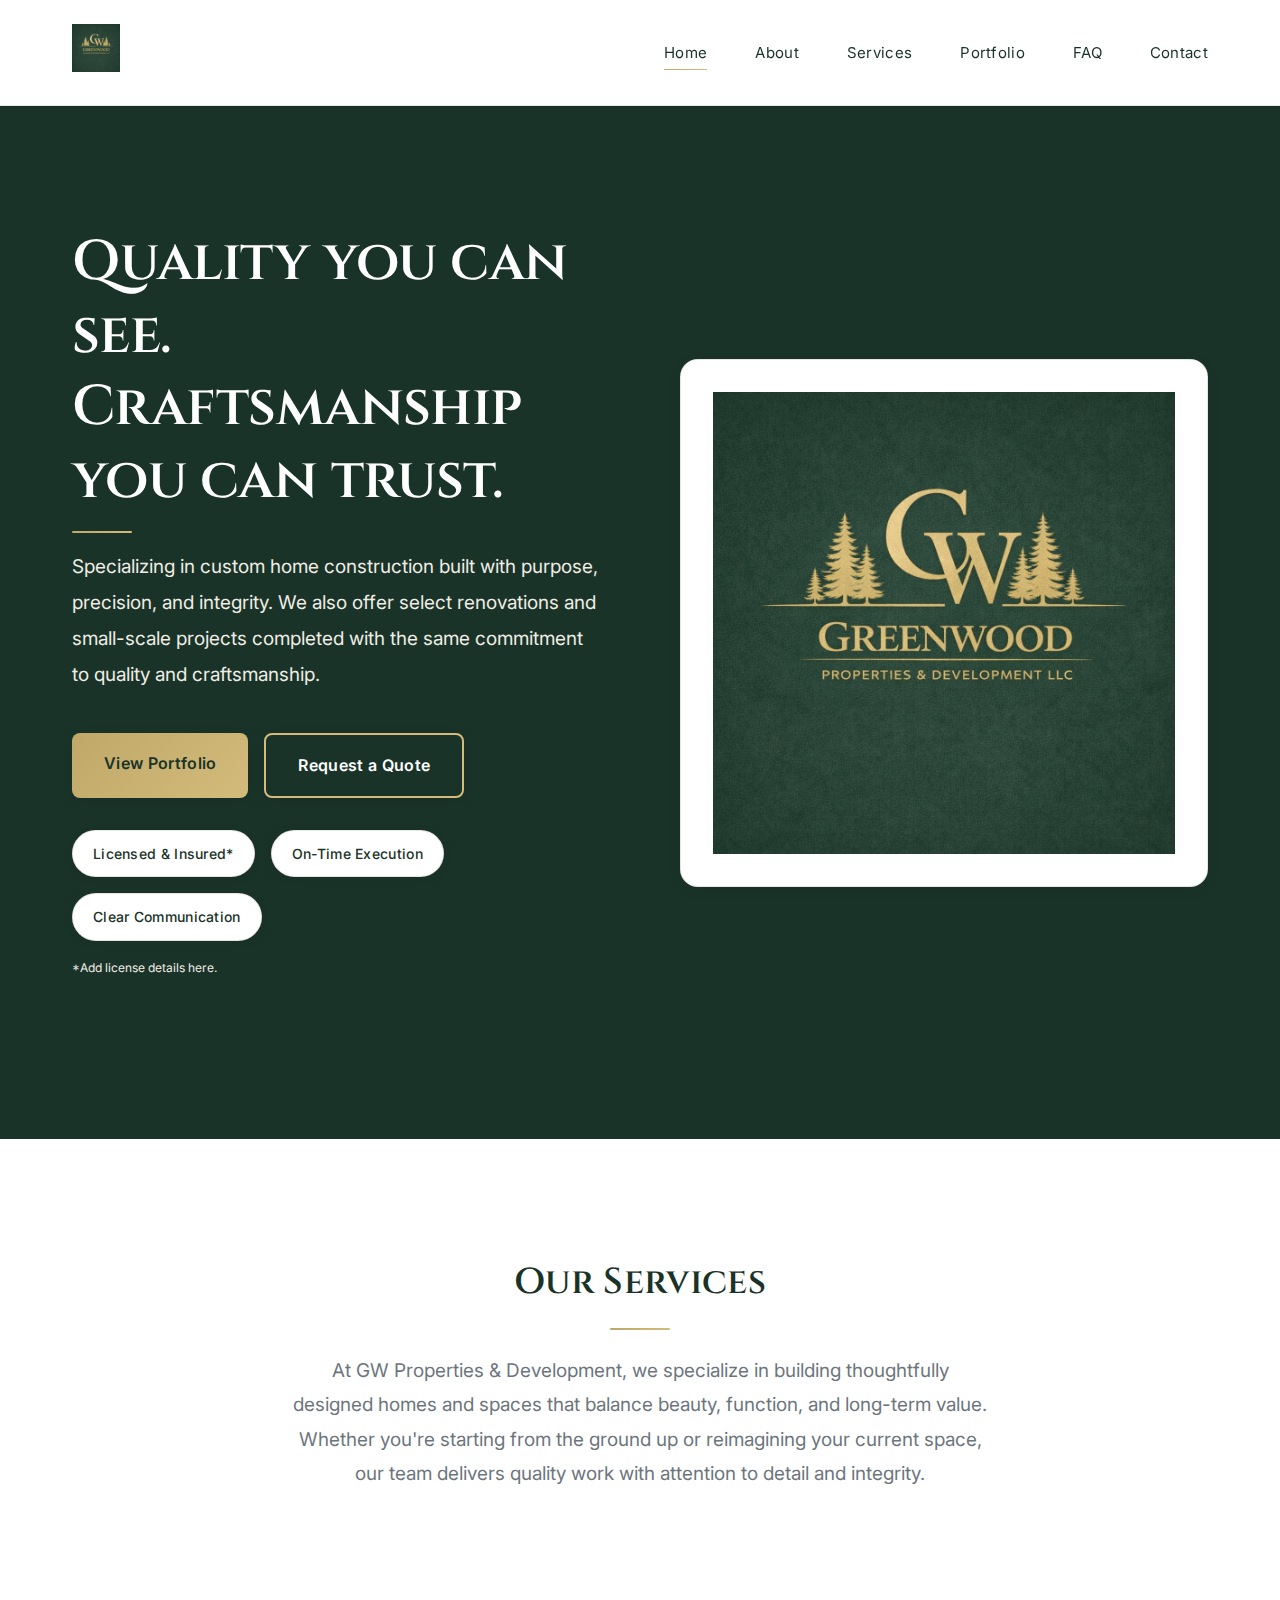
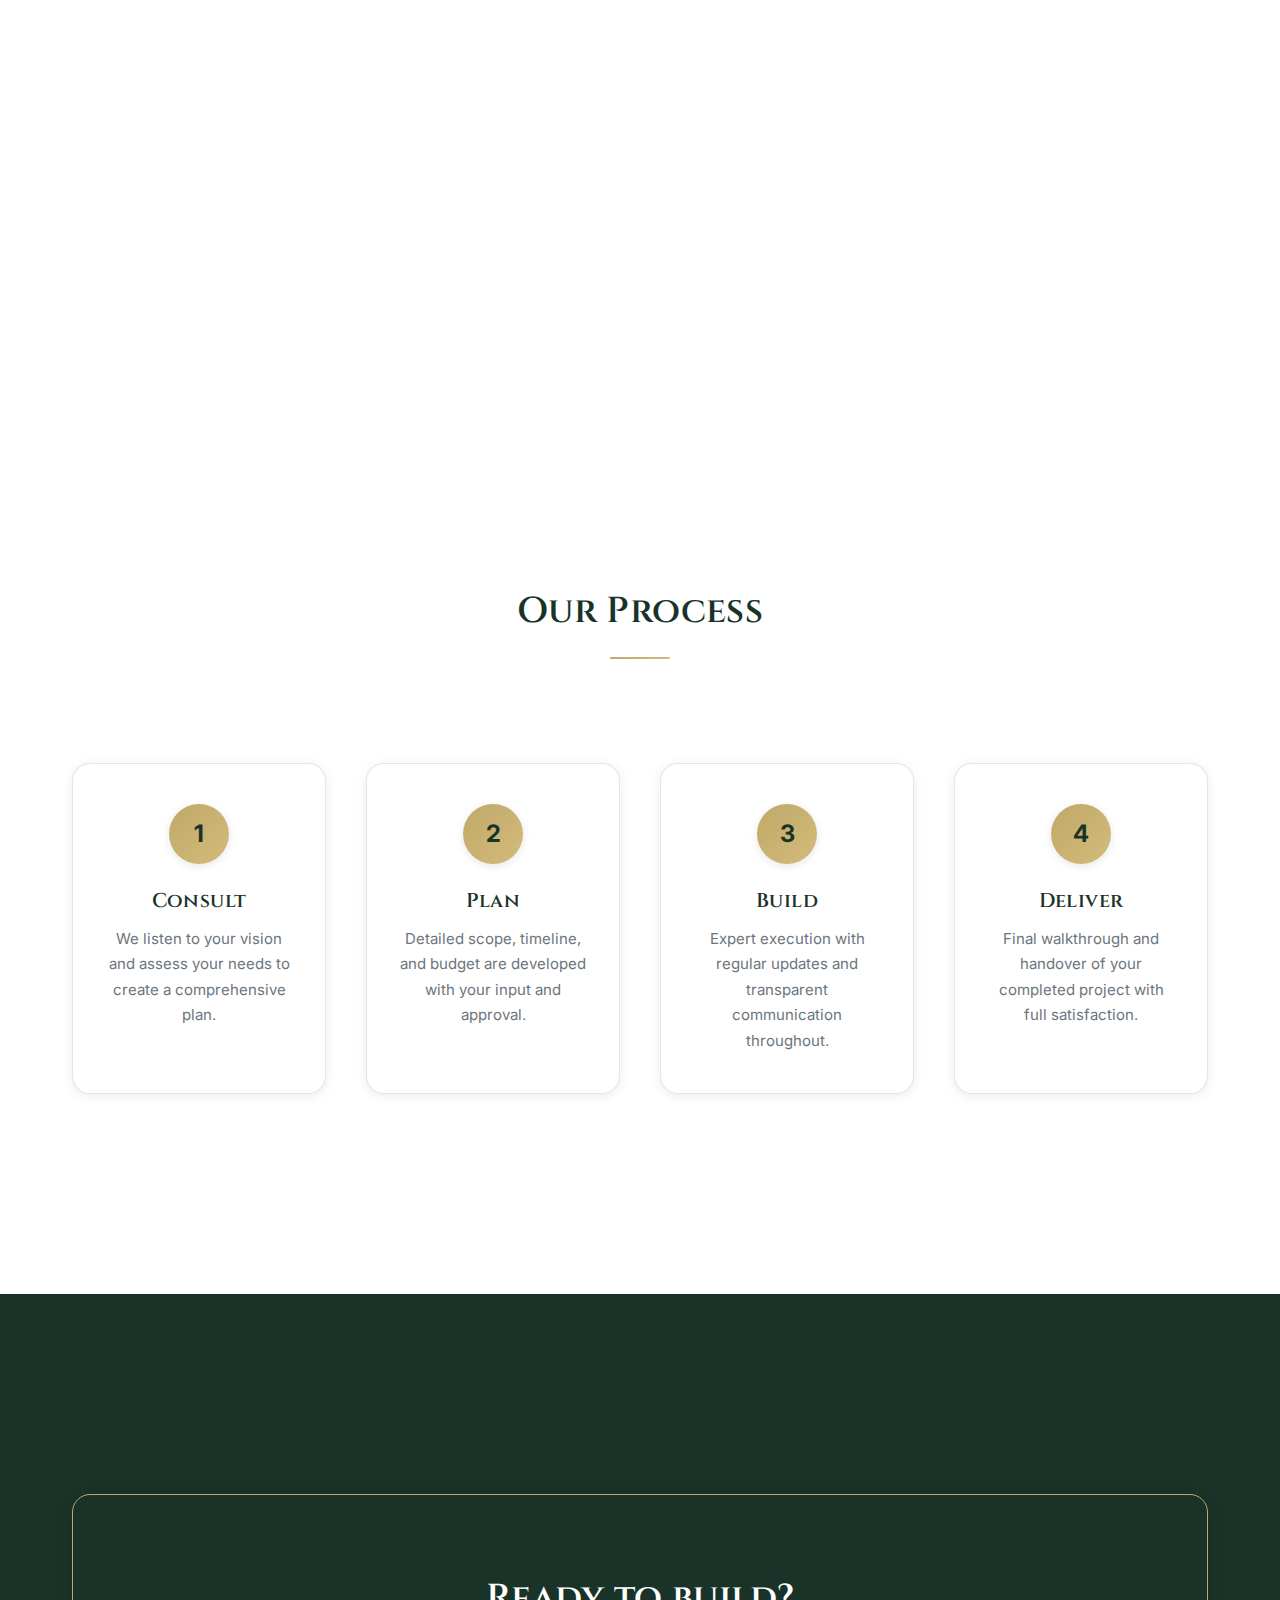
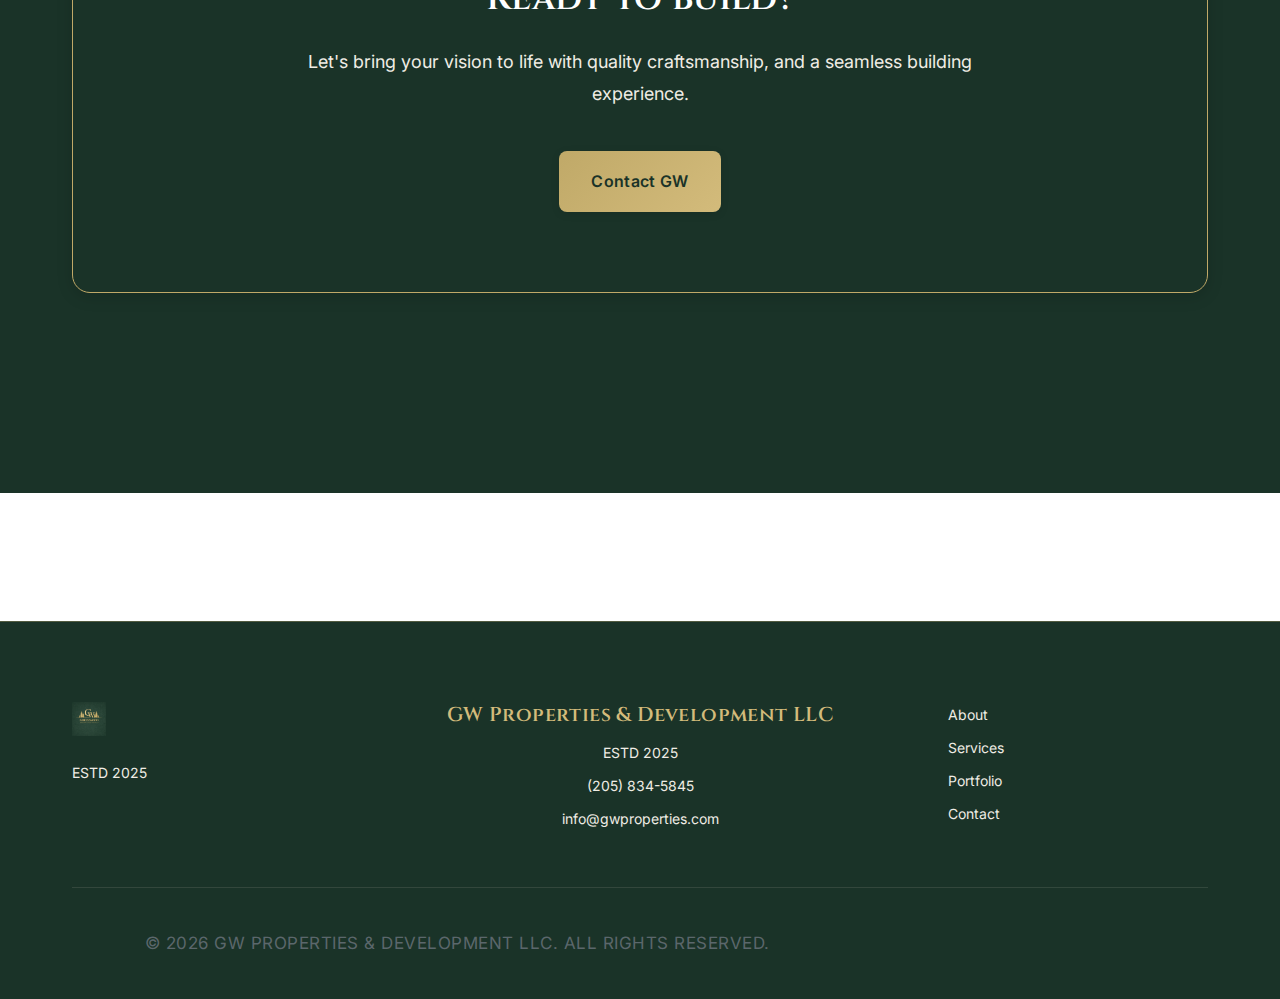
<file: index.html>
<!DOCTYPE html>
<html lang="en">
<head>
  <meta charset="UTF-8">
  <meta name="viewport" content="width=device-width, initial-scale=1.0">
  <meta name="description" content="GW Properties & Development LLC - Premium residential and light commercial construction, renovations, and project management. Licensed & insured contractor serving Birmingham, AL area.">
  <title>GW Properties & Development LLC | Crafted Builds. Trusted Results.</title>
  
  <!-- Canonical URL -->
  <link rel="canonical" href="https://ashperry1.github.io/Landon/">
  
  <!-- Open Graph / Facebook -->
  <meta property="og:type" content="website">
  <meta property="og:url" content="https://ashperry1.github.io/Landon/">
  <meta property="og:title" content="GW Properties & Development LLC | Crafted Builds. Trusted Results.">
  <meta property="og:description" content="Premium residential and light commercial construction, renovations, and project management. Licensed & insured contractor.">
  <meta property="og:image" content="https://ashperry1.github.io/Landon/assets/img/home.png">
  
  <!-- Twitter -->
  <meta property="twitter:card" content="summary_large_image">
  <meta property="twitter:url" content="https://ashperry1.github.io/Landon/">
  <meta property="twitter:title" content="GW Properties & Development LLC | Crafted Builds. Trusted Results.">
  <meta property="twitter:description" content="Premium residential and light commercial construction, renovations, and project management.">
  <meta property="twitter:image" content="https://ashperry1.github.io/Landon/assets/img/home.png">
  
  <!-- Google Fonts -->
  <link rel="preconnect" href="https://fonts.googleapis.com">
  <link rel="preconnect" href="https://fonts.gstatic.com" crossorigin>
  <link href="https://fonts.googleapis.com/css2?family=Cinzel:wght@400;500;600;700&family=Inter:wght@400;500;600&display=swap" rel="stylesheet">
  
  <!-- Stylesheet -->
  <link rel="stylesheet" href="assets/css/styles.css">
  
  <!-- JSON-LD Structured Data -->
  <script type="application/ld+json">
  {
    "@context": "https://schema.org",
    "@type": "LocalBusiness",
    "name": "GW Properties & Development LLC",
    "telephone": "+1-205-834-5845",
    "url": "https://ashperry1.github.io/Landon/",
    "address": {
      "@type": "PostalAddress",
      "addressLocality": "Birmingham",
      "addressRegion": "AL",
      "addressCountry": "US"
    },
    "areaServed": {
      "@type": "City",
      "name": "Birmingham, AL"
    },
    "description": "Premium residential and light commercial construction, renovations, and project management services."
  }
  </script>
  
  <!-- Google tag (gtag.js) -->
  <script async src="https://www.googletagmanager.com/gtag/js?id=G-8C0BWCXBF0"></script>
  <script>
    window.dataLayer = window.dataLayer || [];
    function gtag(){dataLayer.push(arguments);}
    gtag('js', new Date());
    gtag('config', 'G-8C0BWCXBF0');
  </script>
</head>
<body>
  <!-- Valentine's Day Banner -->
  <div id="valentinesBanner" class="valentines-banner" style="display: none;">
    <div class="valentines-banner-content">
      <p>Happy Valentine's Day, Landon</p>
      <button class="valentines-banner-close" aria-label="Close banner">&times;</button>
    </div>
  </div>

  <!-- Header / Navigation -->
  <header class="header">
    <div class="container">
      <nav class="nav">
        <div class="nav-brand">
          <a href="index.html">
            <img src="assets/img/Landonlogo.PNG" alt="GW Properties & Development LLC" onerror="this.style.display='none'; this.nextElementSibling.style.display='block';">
            <span style="display:none; color: var(--gold-400); font-weight: 600;">GW Properties & Development LLC</span>
          </a>
        </div>
        <ul class="nav-menu" id="navMenu">
          <li><a href="index.html" class="nav-link active">Home</a></li>
          <li><a href="about.html" class="nav-link">About</a></li>
          <li><a href="services.html" class="nav-link">Services</a></li>
          <li><a href="portfolio.html" class="nav-link">Portfolio</a></li>
          <li><a href="faq.html" class="nav-link">FAQ</a></li>
          <li><a href="contact.html" class="nav-link">Contact</a></li>
        </ul>
        <button class="nav-toggle" id="navToggle" aria-label="Toggle navigation">
          <span></span>
          <span></span>
          <span></span>
        </button>
      </nav>
    </div>
  </header>

  <main>
    <!-- Hero Section -->
    <section class="hero section dark">
      <div class="container">
        <div class="hero-content">
          <div class="hero-text">
            <h1>Quality you can see. Craftsmanship you can trust.</h1>
            <p>Specializing in custom home construction built with purpose, precision, and integrity. We also offer select renovations and small-scale projects completed with the same commitment to quality and craftsmanship.</p>
            <div class="hero-buttons">
              <a href="portfolio.html" class="btn btn-primary">View Portfolio</a>
              <a href="contact.html" class="btn btn-secondary">Request a Quote</a>
            </div>
            <div class="trust-chips">
              <span class="trust-chip">Licensed & Insured*</span>
              <span class="trust-chip">On-Time Execution</span>
              <span class="trust-chip">Clear Communication</span>
            </div>
            <p style="font-size: 12px; color: var(--text-200); margin-top: 1rem;">*Add license details here.</p>
          </div>
          <div class="hero-image">
            <img src="assets/img/Landonlogo.PNG" alt="GW Properties & Development LLC Logo">
          </div>
        </div>
      </div>
    </section>

    <!-- Services Preview -->
    <section class="section white">
      <div class="container">
        <div class="section-header">
          <h2 class="section-title">Our Services</h2>
          <p class="section-description">At GW Properties & Development, we specialize in building thoughtfully designed homes and spaces that balance beauty, function, and long-term value. Whether you're starting from the ground up or reimagining your current space, our team delivers quality work with attention to detail and integrity.</p>
        </div>
        <div class="services-grid">
          <div class="service-card card">
            <div class="card-icon">
              <svg width="48" height="48" viewBox="0 0 24 24" fill="none" stroke="currentColor" stroke-width="2">
                <path d="M3 9l9-7 9 7v11a2 2 0 0 1-2 2H5a2 2 0 0 1-2-2z"></path>
                <polyline points="9 22 9 12 15 12 15 22"></polyline>
              </svg>
            </div>
            <h3 class="card-title">Custom Builds</h3>
            <p class="card-text">From concept to completion, we bring your vision to life with precision and craftsmanship.</p>
            <a href="services.html" class="card-link">Learn more →</a>
          </div>
          <div class="service-card card">
            <div class="card-icon">
              <svg width="48" height="48" viewBox="0 0 24 24" fill="none" stroke="currentColor" stroke-width="2">
                <path d="M14.7 6.3a1 1 0 0 0 0 1.4l1.6 1.6a1 1 0 0 0 1.4 0l3.77-3.77a6 6 0 0 1-7.94 7.94l-6.91 6.91a2.12 2.12 0 0 1-3-3l6.91-6.91a6 6 0 0 1 7.94-7.94l-3.76 3.76z"></path>
              </svg>
            </div>
            <h3 class="card-title">Renovations</h3>
            <p class="card-text">Transform existing spaces with thoughtful design and expert execution that respects your home's character.</p>
            <a href="services.html" class="card-link">Learn more →</a>
          </div>
          <div class="service-card card">
            <div class="card-icon">
              <svg width="48" height="48" viewBox="0 0 24 24" fill="none" stroke="currentColor" stroke-width="2">
                <polyline points="22 12 18 12 15 21 9 3 6 12 2 12"></polyline>
              </svg>
            </div>
            <h3 class="card-title">Project Management</h3>
            <p class="card-text">Streamlined coordination and oversight to keep your project on schedule and within budget.</p>
            <a href="services.html" class="card-link">Learn more →</a>
          </div>
        </div>
      </div>
    </section>

    <!-- Process Steps -->
    <section class="section white">
      <div class="container">
        <div class="section-header">
          <h2 class="section-title">Our Process</h2>
        </div>
        <div class="process-steps">
          <div class="process-step">
            <div class="process-step-number">1</div>
            <h3 class="process-step-title">Consult</h3>
            <p class="process-step-text">We listen to your vision and assess your needs to create a comprehensive plan.</p>
          </div>
          <div class="process-step">
            <div class="process-step-number">2</div>
            <h3 class="process-step-title">Plan</h3>
            <p class="process-step-text">Detailed scope, timeline, and budget are developed with your input and approval.</p>
          </div>
          <div class="process-step">
            <div class="process-step-number">3</div>
            <h3 class="process-step-title">Build</h3>
            <p class="process-step-text">Expert execution with regular updates and transparent communication throughout.</p>
          </div>
          <div class="process-step">
            <div class="process-step-number">4</div>
            <h3 class="process-step-title">Deliver</h3>
            <p class="process-step-text">Final walkthrough and handover of your completed project with full satisfaction.</p>
          </div>
        </div>
      </div>
    </section>

    <!-- CTA Band -->
    <section class="section dark">
      <div class="container">
        <div class="cta-band">
          <h2>Ready to build?</h2>
          <p>Let's bring your vision to life with quality craftsmanship, and a seamless building experience.</p>
          <a href="contact.html" class="btn btn-primary">Contact GW</a>
        </div>
      </div>
    </section>
  </main>

  <!-- Footer -->
  <footer class="footer">
    <div class="container">
      <div class="footer-content">
        <div class="footer-brand">
          <img src="assets/img/Landonlogo.PNG" alt="GW Properties & Development LLC" style="height: 34px; margin-bottom: 1rem;" onerror="this.style.display='none';">
          <p>ESTD 2025</p>
        </div>
        <div class="footer-info">
          <h3>GW Properties & Development LLC</h3>
          <p>ESTD 2025</p>
          <p><a href="tel:+12058345845" class="footer-link">(205) 834-5845</a></p>
          <p><a href="mailto:info@gwproperties.com" class="footer-link">info@gwproperties.com</a></p>
        </div>
        <div class="footer-links">
          <a href="about.html" class="footer-link">About</a>
          <a href="services.html" class="footer-link">Services</a>
          <a href="portfolio.html" class="footer-link">Portfolio</a>
          <a href="contact.html" class="footer-link">Contact</a>
        </div>
      </div>
      <div class="footer-bottom">
        <p>&copy; <script>document.write(new Date().getFullYear());</script> GW Properties & Development LLC. All rights reserved.</p>
      </div>
    </div>
  </footer>

  <!-- Project Modal -->
  <div id="projectModal" class="modal">
    <div class="modal-content">
      <!-- Content loaded via portfolio.js -->
    </div>
  </div>

  <!-- JavaScript -->
  <script src="assets/js/main.js"></script>
  <script src="assets/js/portfolio.js"></script>
</body>
</html>
</file>
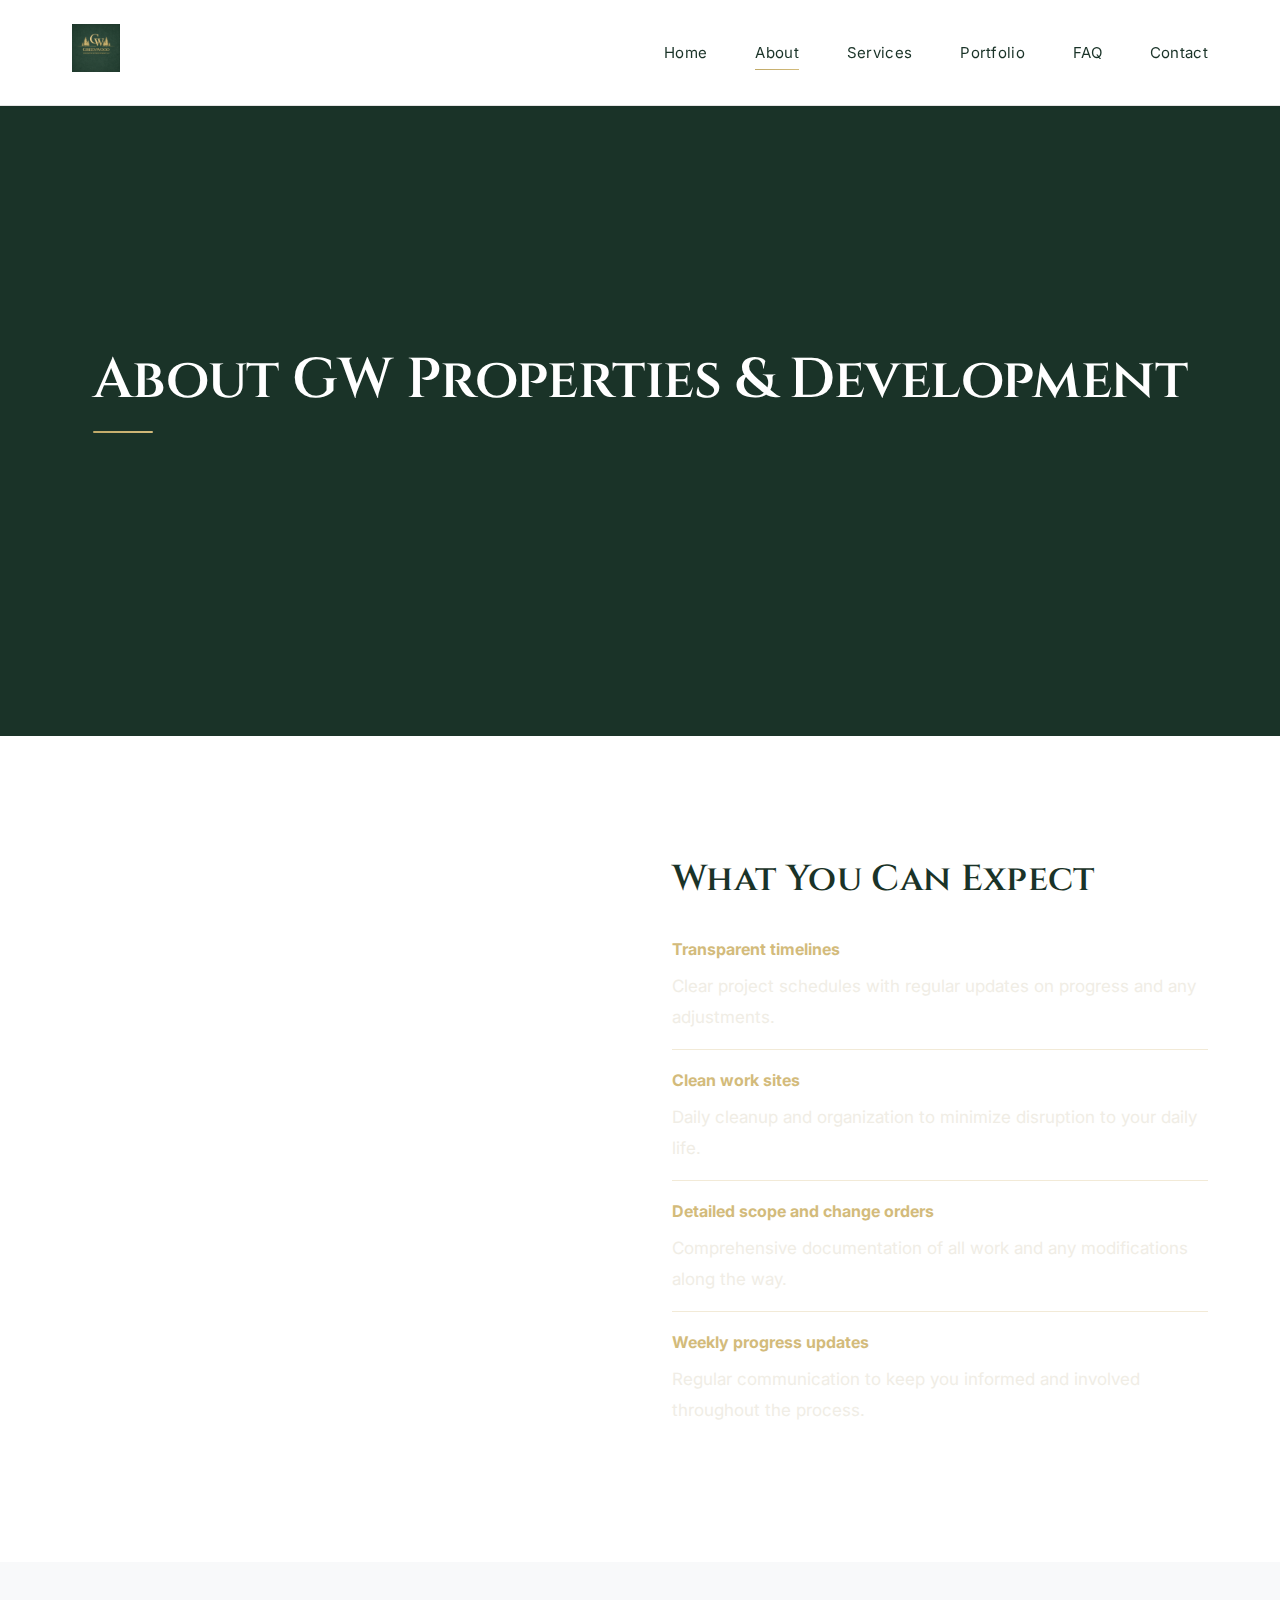
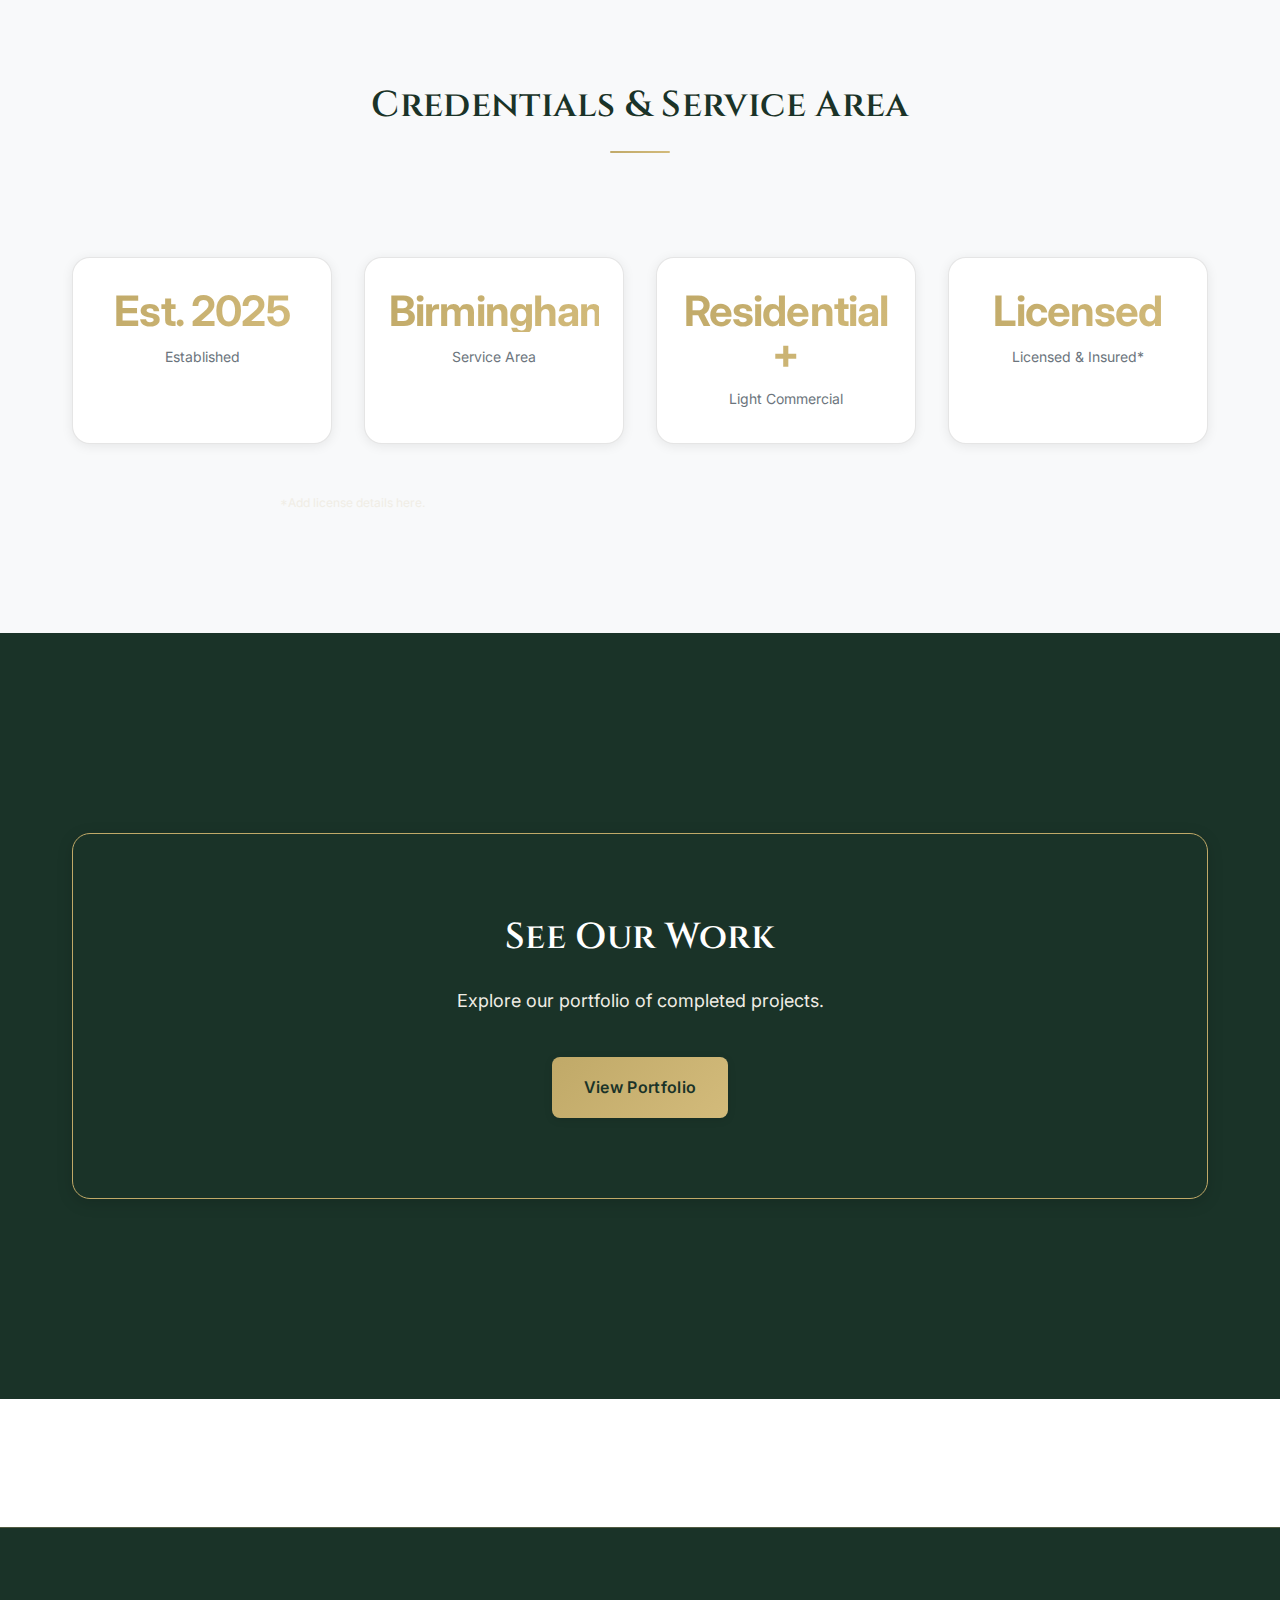
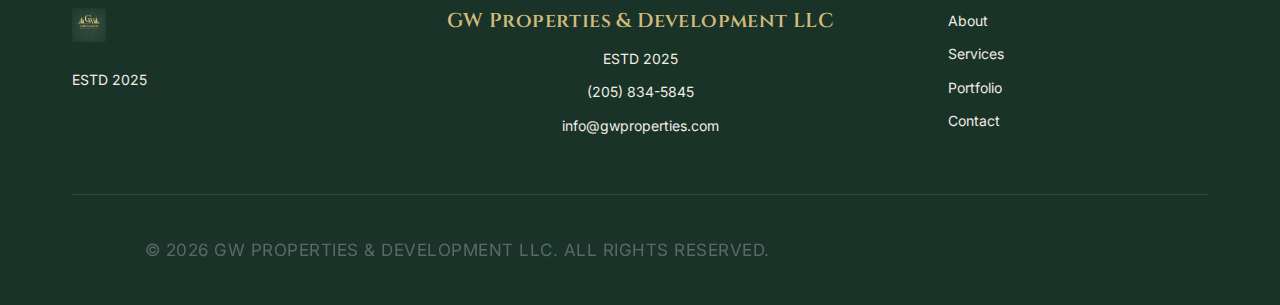
<file: about.html>
<!DOCTYPE html>
<html lang="en">
<head>
  <meta charset="UTF-8">
  <meta name="viewport" content="width=device-width, initial-scale=1.0">
  <meta name="description" content="Learn about GW Properties & Development LLC - Our mission, values, and commitment to quality construction and project management.">
  <title>About Us | GW Properties & Development LLC</title>
  
  <link rel="canonical" href="https://ashperry1.github.io/Landon/about.html">
  <meta property="og:type" content="website">
  <meta property="og:url" content="https://ashperry1.github.io/Landon/about.html">
  <meta property="og:title" content="About Us | GW Properties & Development LLC">
  <meta property="og:description" content="Learn about our mission, values, and commitment to quality construction.">
  <meta property="og:image" content="https://ashperry1.github.io/Landon/assets/img/home.png">
  <meta property="twitter:card" content="summary_large_image">
  <meta property="twitter:title" content="About Us | GW Properties & Development LLC">
  <meta property="twitter:description" content="Learn about our mission, values, and commitment to quality construction.">
  
  <link rel="preconnect" href="https://fonts.googleapis.com">
  <link rel="preconnect" href="https://fonts.gstatic.com" crossorigin>
  <link href="https://fonts.googleapis.com/css2?family=Cinzel:wght@600&family=Inter:wght@400;500;600&display=swap" rel="stylesheet">
  
  <link rel="stylesheet" href="assets/css/styles.css">
  
  <script type="application/ld+json">
  {
    "@context": "https://schema.org",
    "@type": "LocalBusiness",
    "name": "GW Properties & Development LLC",
    "telephone": "+1-205-834-5845",
    "url": "https://ashperry1.github.io/Landon/",
    "address": {
      "@type": "PostalAddress",
      "addressLocality": "Birmingham",
      "addressRegion": "AL",
      "addressCountry": "US"
    }
  }
  </script>
  
  <script async src="https://www.googletagmanager.com/gtag/js?id=G-8C0BWCXBF0"></script>
  <script>
    window.dataLayer = window.dataLayer || [];
    function gtag(){dataLayer.push(arguments);}
    gtag('js', new Date());
    gtag('config', 'G-8C0BWCXBF0');
  </script>
</head>
<body>
  <!-- Valentine's Day Banner -->
  <div id="valentinesBanner" class="valentines-banner" style="display: none;">
    <div class="valentines-banner-content">
      <p>Happy Valentine's Day, Landon</p>
      <button class="valentines-banner-close" aria-label="Close banner">&times;</button>
    </div>
  </div>

  <header class="header">
    <div class="container">
      <nav class="nav">
        <div class="nav-brand">
          <a href="index.html">
            <img src="assets/img/Landonlogo.PNG" alt="GW Properties & Development LLC" onerror="this.style.display='none'; this.nextElementSibling.style.display='block';">
            <span style="display:none; color: var(--gold-400); font-weight: 600;">GW Properties & Development LLC</span>
          </a>
        </div>
        <ul class="nav-menu" id="navMenu">
          <li><a href="index.html" class="nav-link">Home</a></li>
          <li><a href="about.html" class="nav-link active">About</a></li>
          <li><a href="services.html" class="nav-link">Services</a></li>
          <li><a href="portfolio.html" class="nav-link">Portfolio</a></li>
          <li><a href="faq.html" class="nav-link">FAQ</a></li>
          <li><a href="contact.html" class="nav-link">Contact</a></li>
        </ul>
        <button class="nav-toggle" id="navToggle" aria-label="Toggle navigation">
          <span></span>
          <span></span>
          <span></span>
        </button>
      </nav>
    </div>
  </header>

  <main>
    <section class="hero section dark">
      <div class="container">
        <div class="section-header">
          <h1>About GW Properties & Development</h1>
        </div>
      </div>
    </section>

    <section class="section white">
      <div class="container">
        <div class="two-column">
          <div class="about-text">
            <h2>Our Mission</h2>
            <p>At GW Properties & Development, we believe that exceptional construction is built on a foundation of trust, transparency, and uncompromising quality. Every project we undertake is approached with the same level of care and attention to detail, whether it's a custom home build or a kitchen renovation.</p>
            <p>Our mission is to deliver not just structures, but spaces that enhance the lives of those who inhabit them. We combine traditional craftsmanship with modern techniques, ensuring that every build stands the test of time while meeting contemporary standards of efficiency and design.</p>
            <h2 style="margin-top: 2rem;">Our Values</h2>
            <p>Integrity guides every decision we make. We communicate openly, honor our commitments, and stand behind our work. Quality isn't negotiable—it's the standard by which we measure everything we do.</p>
          </div>
          <div>
            <h2>What You Can Expect</h2>
            <ul style="list-style: none; padding: 0;">
              <li style="padding: 1rem 0; border-bottom: 1px solid var(--line);">
                <strong style="color: var(--gold-400);">Transparent timelines</strong>
                <p style="margin-top: 0.5rem; color: var(--text-200);">Clear project schedules with regular updates on progress and any adjustments.</p>
              </li>
              <li style="padding: 1rem 0; border-bottom: 1px solid var(--line);">
                <strong style="color: var(--gold-400);">Clean work sites</strong>
                <p style="margin-top: 0.5rem; color: var(--text-200);">Daily cleanup and organization to minimize disruption to your daily life.</p>
              </li>
              <li style="padding: 1rem 0; border-bottom: 1px solid var(--line);">
                <strong style="color: var(--gold-400);">Detailed scope and change orders</strong>
                <p style="margin-top: 0.5rem; color: var(--text-200);">Comprehensive documentation of all work and any modifications along the way.</p>
              </li>
              <li style="padding: 1rem 0;">
                <strong style="color: var(--gold-400);">Weekly progress updates</strong>
                <p style="margin-top: 0.5rem; color: var(--text-200);">Regular communication to keep you informed and involved throughout the process.</p>
              </li>
            </ul>
          </div>
        </div>
      </div>
    </section>

    <section class="section light">
      <div class="container">
        <div class="section-header">
          <h2 class="section-title">Credentials & Service Area</h2>
        </div>
        <div class="stats-grid">
          <div class="stat-card">
            <div class="stat-number">Est. 2025</div>
            <div class="stat-label">Established</div>
          </div>
          <div class="stat-card">
            <div class="stat-number">Birmingham</div>
            <div class="stat-label">Service Area</div>
          </div>
          <div class="stat-card">
            <div class="stat-number">Residential +</div>
            <div class="stat-label">Light Commercial</div>
          </div>
          <div class="stat-card">
            <div class="stat-number">Licensed</div>
            <div class="stat-label">Licensed & Insured*</div>
          </div>
        </div>
        <p style="text-align: center; font-size: 12px; color: var(--text-200); margin-top: 1rem;">*Add license details here.</p>
      </div>
    </section>

    <section class="section dark">
      <div class="container">
        <div class="cta-band">
          <h2>See Our Work</h2>
          <p>Explore our portfolio of completed projects.</p>
          <a href="portfolio.html" class="btn btn-primary">View Portfolio</a>
        </div>
      </div>
    </section>
  </main>

  <footer class="footer">
    <div class="container">
      <div class="footer-content">
        <div class="footer-brand">
          <img src="assets/img/Landonlogo.PNG" alt="GW Properties & Development LLC" style="height: 34px; margin-bottom: 1rem;" onerror="this.style.display='none';">
          <p>ESTD 2025</p>
        </div>
        <div class="footer-info">
          <h3>GW Properties & Development LLC</h3>
          <p>ESTD 2025</p>
          <p><a href="tel:+12058345845" class="footer-link">(205) 834-5845</a></p>
          <p><a href="mailto:info@gwproperties.com" class="footer-link">info@gwproperties.com</a></p>
        </div>
        <div class="footer-links">
          <a href="about.html" class="footer-link">About</a>
          <a href="services.html" class="footer-link">Services</a>
          <a href="portfolio.html" class="footer-link">Portfolio</a>
          <a href="contact.html" class="footer-link">Contact</a>
        </div>
      </div>
      <div class="footer-bottom">
        <p>&copy; <script>document.write(new Date().getFullYear());</script> GW Properties & Development LLC. All rights reserved.</p>
      </div>
    </div>
  </footer>

  <script src="assets/js/main.js"></script>
</body>
</html>
</file>
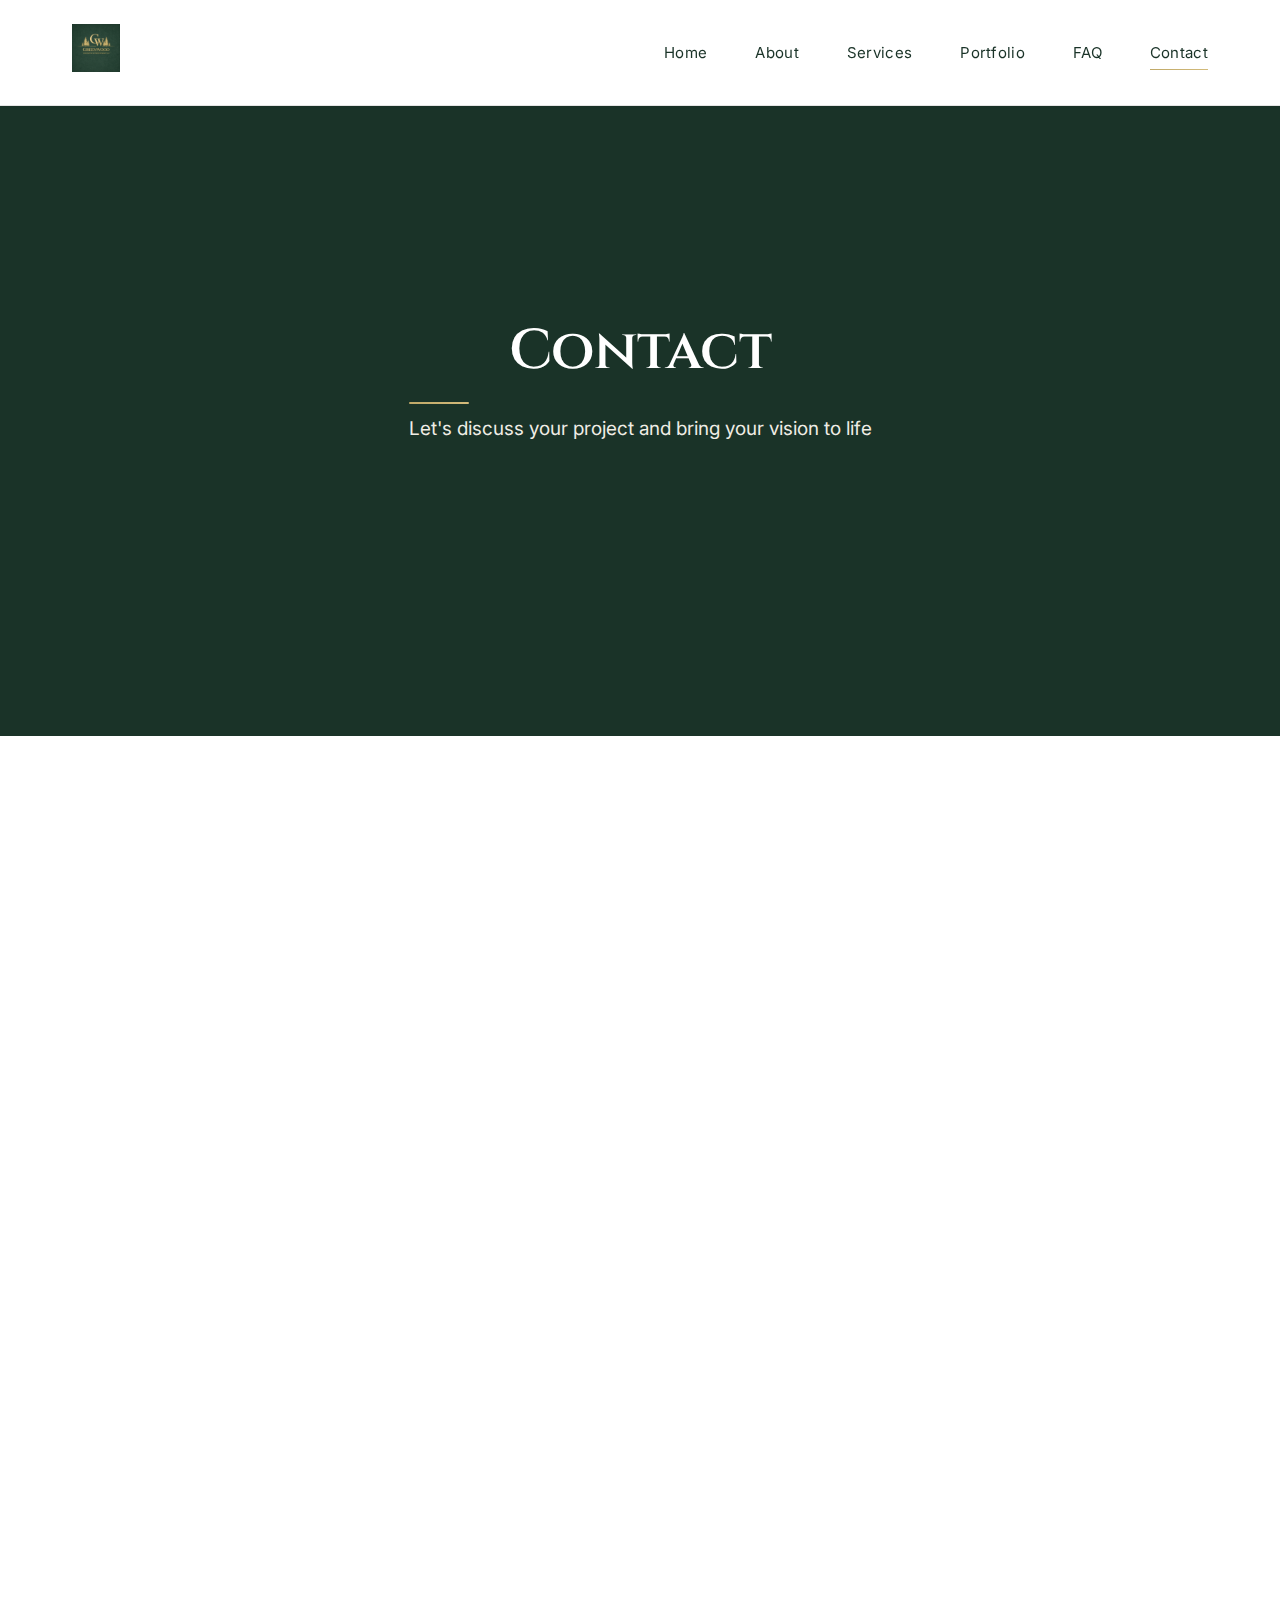
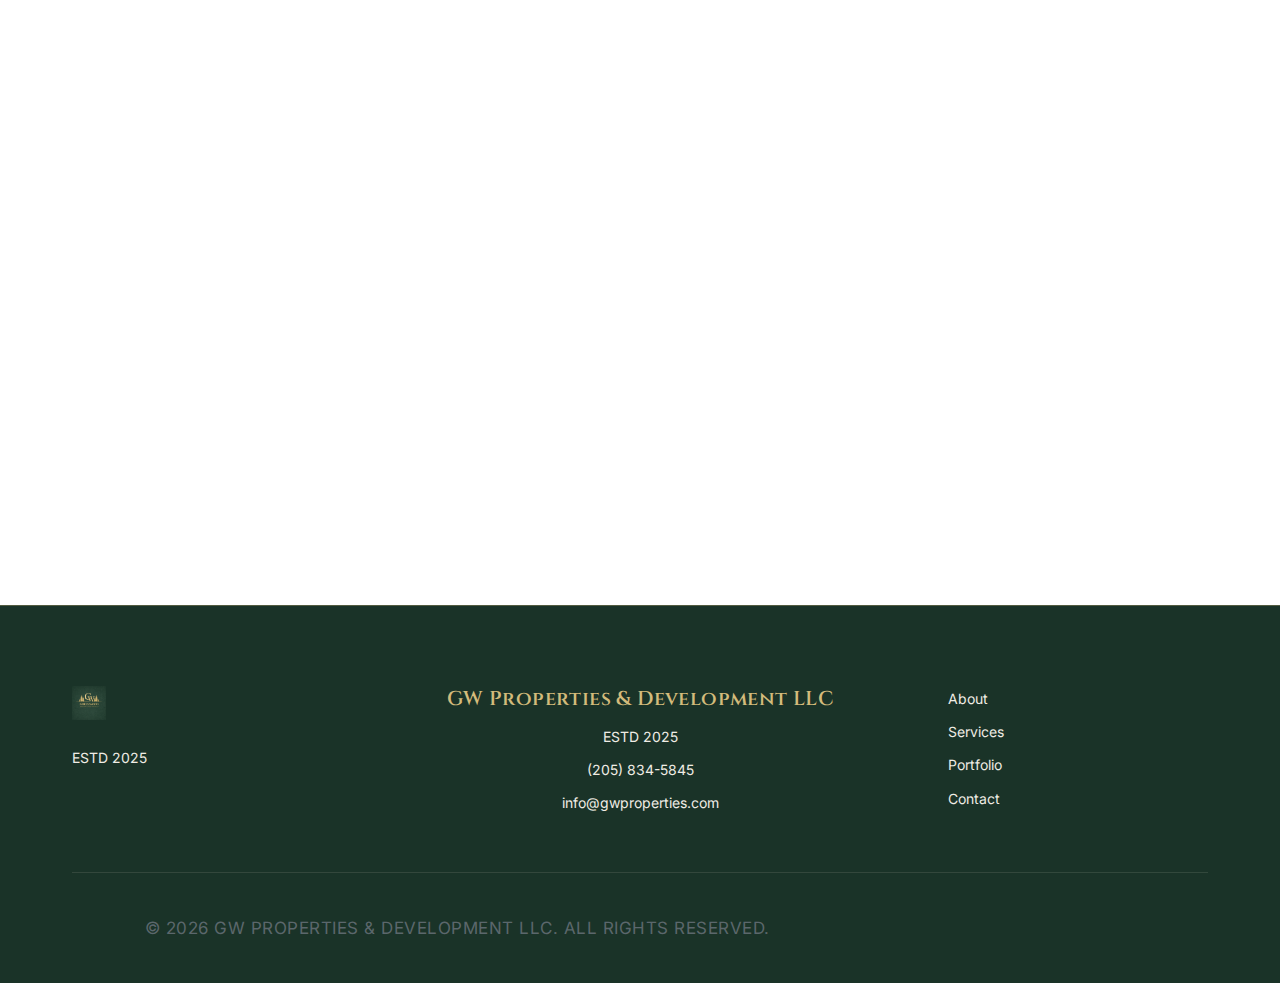
<file: contact.html>
<!DOCTYPE html>
<html lang="en">
<head>
  <meta charset="UTF-8">
  <meta name="viewport" content="width=device-width, initial-scale=1.0">
  <meta name="description" content="Contact GW Properties & Development LLC for your construction project. Request a quote or call (205) 834-5845.">
  <title>Contact Us | GW Properties & Development LLC</title>
  
  <link rel="canonical" href="https://ashperry1.github.io/Landon/contact.html">
  <meta property="og:type" content="website">
  <meta property="og:url" content="https://ashperry1.github.io/Landon/contact.html">
  <meta property="og:title" content="Contact Us | GW Properties & Development LLC">
  <meta property="og:description" content="Contact us for your construction project. Request a quote today.">
  <meta property="og:image" content="https://ashperry1.github.io/Landon/assets/img/home.png">
  <meta property="twitter:card" content="summary_large_image">
  
  <link rel="preconnect" href="https://fonts.googleapis.com">
  <link rel="preconnect" href="https://fonts.gstatic.com" crossorigin>
  <link href="https://fonts.googleapis.com/css2?family=Cinzel:wght@600&family=Inter:wght@400;500;600&display=swap" rel="stylesheet">
  
  <link rel="stylesheet" href="assets/css/styles.css">
  
  <script type="application/ld+json">
  {
    "@context": "https://schema.org",
    "@type": "LocalBusiness",
    "name": "GW Properties & Development LLC",
    "telephone": "+1-205-834-5845",
    "email": "info@gwproperties.com"
  }
  </script>
  
  <script async src="https://www.googletagmanager.com/gtag/js?id=G-8C0BWCXBF0"></script>
  <script>
    window.dataLayer = window.dataLayer || [];
    function gtag(){dataLayer.push(arguments);}
    gtag('js', new Date());
    gtag('config', 'G-8C0BWCXBF0');
  </script>
</head>
<body>
  <!-- Valentine's Day Banner -->
  <div id="valentinesBanner" class="valentines-banner" style="display: none;">
    <div class="valentines-banner-content">
      <p>Happy Valentine's Day, Landon</p>
      <button class="valentines-banner-close" aria-label="Close banner">&times;</button>
    </div>
  </div>

  <header class="header">
    <div class="container">
      <nav class="nav">
        <div class="nav-brand">
          <a href="index.html">
            <img src="assets/img/Landonlogo.PNG" alt="GW Properties & Development LLC" onerror="this.style.display='none'; this.nextElementSibling.style.display='block';">
            <span style="display:none; color: var(--gold-400); font-weight: 600;">GW Properties & Development LLC</span>
          </a>
        </div>
        <ul class="nav-menu" id="navMenu">
          <li><a href="index.html" class="nav-link">Home</a></li>
          <li><a href="about.html" class="nav-link">About</a></li>
          <li><a href="services.html" class="nav-link">Services</a></li>
          <li><a href="portfolio.html" class="nav-link">Portfolio</a></li>
          <li><a href="faq.html" class="nav-link">FAQ</a></li>
          <li><a href="contact.html" class="nav-link active">Contact</a></li>
        </ul>
        <button class="nav-toggle" id="navToggle" aria-label="Toggle navigation">
          <span></span>
          <span></span>
          <span></span>
        </button>
      </nav>
    </div>
  </header>

  <main>
    <section class="hero section dark">
      <div class="container">
        <div class="section-header">
          <h1>Contact</h1>
          <p class="section-description">Let's discuss your project and bring your vision to life</p>
        </div>
      </div>
    </section>

    <section class="section white">
      <div class="container">
        <div class="two-column">
          <div class="contact-info">
            <div class="contact-card">
              <h3>Phone</h3>
              <p><a href="tel:+12058345845">(205) 834-5845</a></p>
            </div>
            <div class="contact-card">
              <h3>Email</h3>
              <p><a href="mailto:info@gwproperties.com">info@gwproperties.com</a></p>
            </div>
            <div class="contact-card">
              <h3>Service Area</h3>
              <p>Birmingham, AL and surrounding areas</p>
            </div>
            <div class="contact-card">
              <h3>Hours</h3>
              <p>Monday - Friday: 8:00 AM - 6:00 PM<br>
              Saturday: By appointment<br>
              Sunday: Closed</p>
            </div>
          </div>

          <div>
            <div class="card">
              <h2 style="margin-bottom: 1.5rem;">Request a Quote</h2>
              <form id="contactForm" class="contact-form">
                <div class="form-group">
                  <label for="name" class="form-label">Full Name *</label>
                  <input type="text" id="name" name="name" class="form-input" required>
                </div>
                <div class="form-group">
                  <label for="phone" class="form-label">Phone *</label>
                  <input type="tel" id="phone" name="phone" class="form-input" required>
                </div>
                <div class="form-group">
                  <label for="email" class="form-label">Email *</label>
                  <input type="email" id="email" name="email" class="form-input" required>
                </div>
                <div class="form-group">
                  <label for="address" class="form-label">Project Address</label>
                  <input type="text" id="address" name="address" class="form-input" placeholder="Optional">
                </div>
                <div class="form-group">
                  <label for="projectType" class="form-label">Project Type</label>
                  <select id="projectType" name="projectType" class="form-select">
                    <option value="">Select a project type</option>
                    <option value="New Build">New Build</option>
                    <option value="Renovation">Renovation</option>
                    <option value="Addition">Addition</option>
                    <option value="Outdoor">Outdoor</option>
                    <option value="Commercial">Commercial</option>
                    <option value="Other">Other</option>
                  </select>
                </div>
                <div class="form-group">
                  <label for="budget" class="form-label">Budget Range</label>
                  <select id="budget" name="budget" class="form-select">
                    <option value="">Select a budget range</option>
                    <option value="Under $25,000">Under $25,000</option>
                    <option value="$25,000 - $50,000">$25,000 - $50,000</option>
                    <option value="$50,000 - $100,000">$50,000 - $100,000</option>
                    <option value="$100,000 - $250,000">$100,000 - $250,000</option>
                    <option value="Over $250,000">Over $250,000</option>
                  </select>
                </div>
                <div class="form-group">
                  <label for="message" class="form-label">Message</label>
                  <textarea id="message" name="message" class="form-textarea" rows="5" placeholder="Tell us about your project..."></textarea>
                </div>
                <button type="submit" class="btn btn-primary">Send Request</button>
                <div class="form-submit-message"></div>
              </form>
            </div>
          </div>
        </div>
      </div>
    </section>
  </main>

  <footer class="footer">
    <div class="container">
      <div class="footer-content">
        <div class="footer-brand">
          <img src="assets/img/Landonlogo.PNG" alt="GW Properties & Development LLC" style="height: 34px; margin-bottom: 1rem;" onerror="this.style.display='none';">
          <p>ESTD 2025</p>
        </div>
        <div class="footer-info">
          <h3>GW Properties & Development LLC</h3>
          <p>ESTD 2025</p>
          <p><a href="tel:+12058345845" class="footer-link">(205) 834-5845</a></p>
          <p><a href="mailto:info@gwproperties.com" class="footer-link">info@gwproperties.com</a></p>
        </div>
        <div class="footer-links">
          <a href="about.html" class="footer-link">About</a>
          <a href="services.html" class="footer-link">Services</a>
          <a href="portfolio.html" class="footer-link">Portfolio</a>
          <a href="contact.html" class="footer-link">Contact</a>
        </div>
      </div>
      <div class="footer-bottom">
        <p>&copy; <script>document.write(new Date().getFullYear());</script> GW Properties & Development LLC. All rights reserved.</p>
      </div>
    </div>
  </footer>

  <script src="assets/js/main.js"></script>
</body>
</html>
</file>
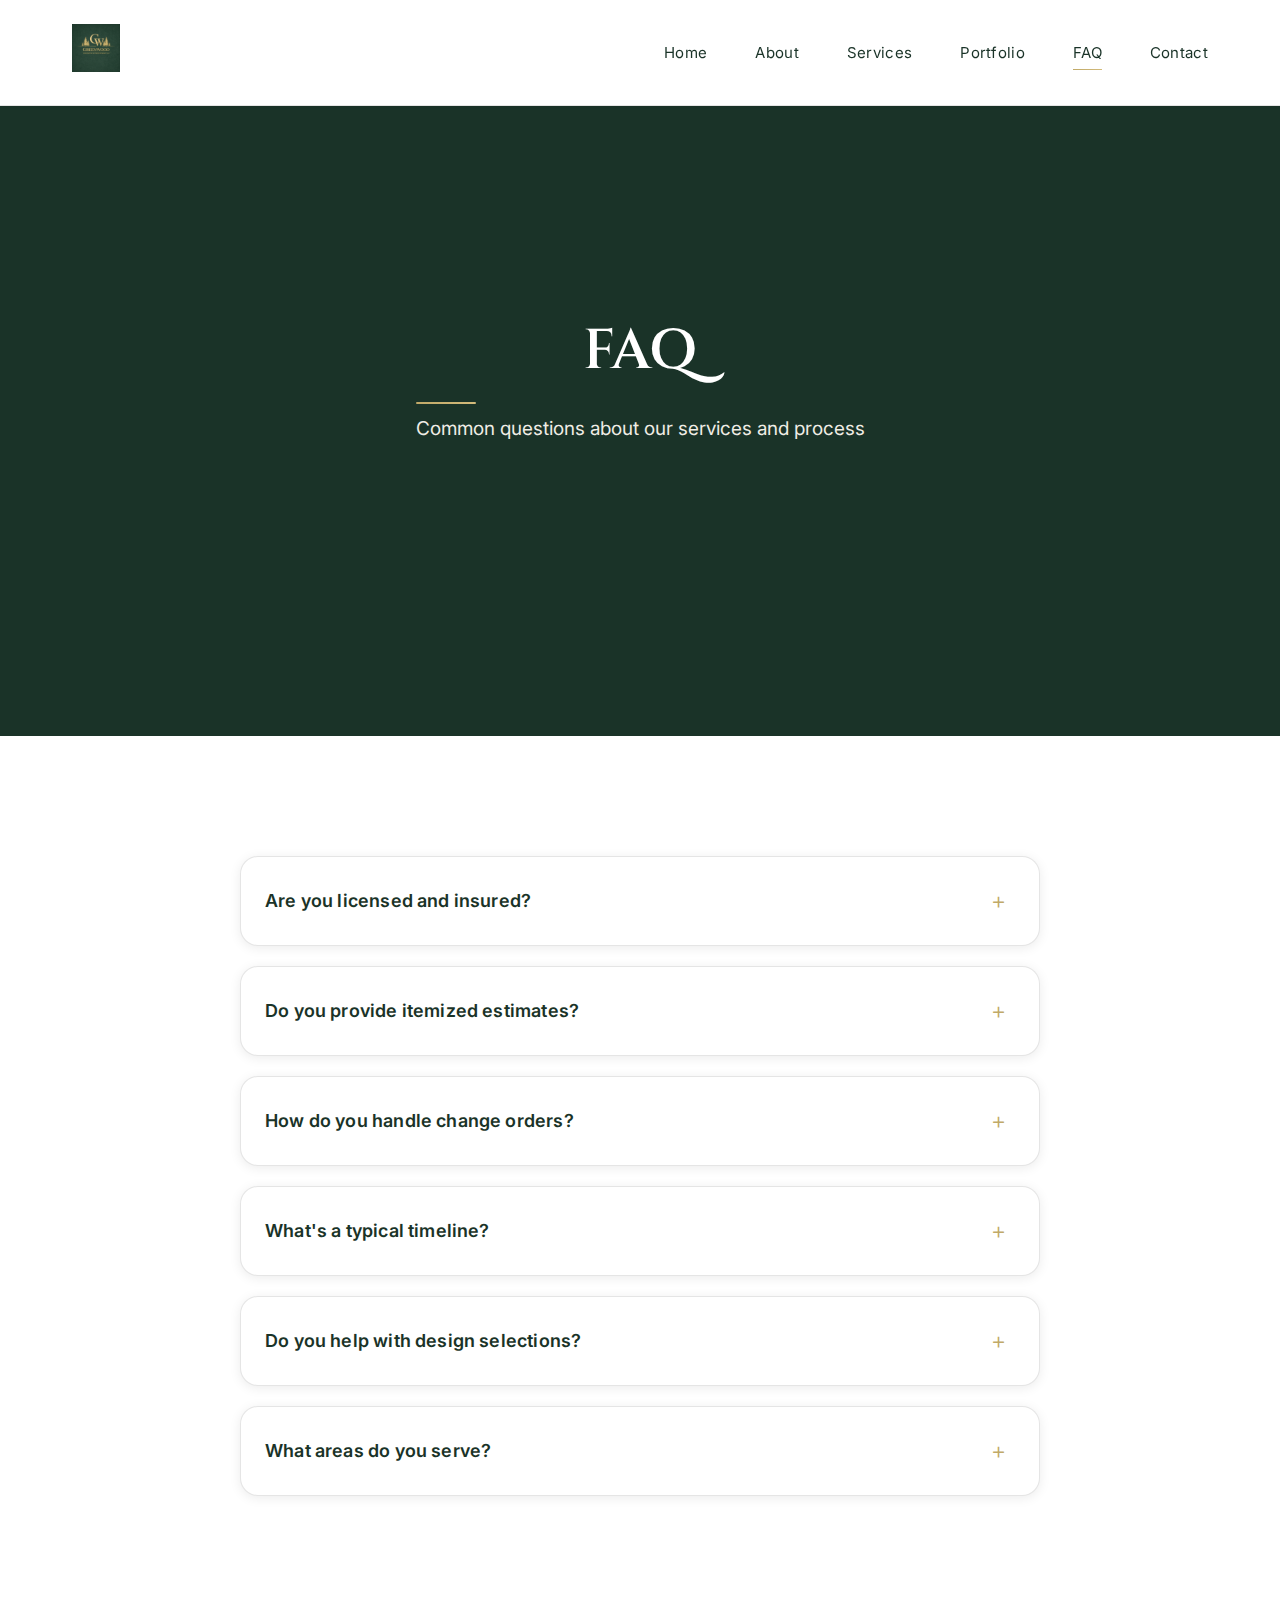
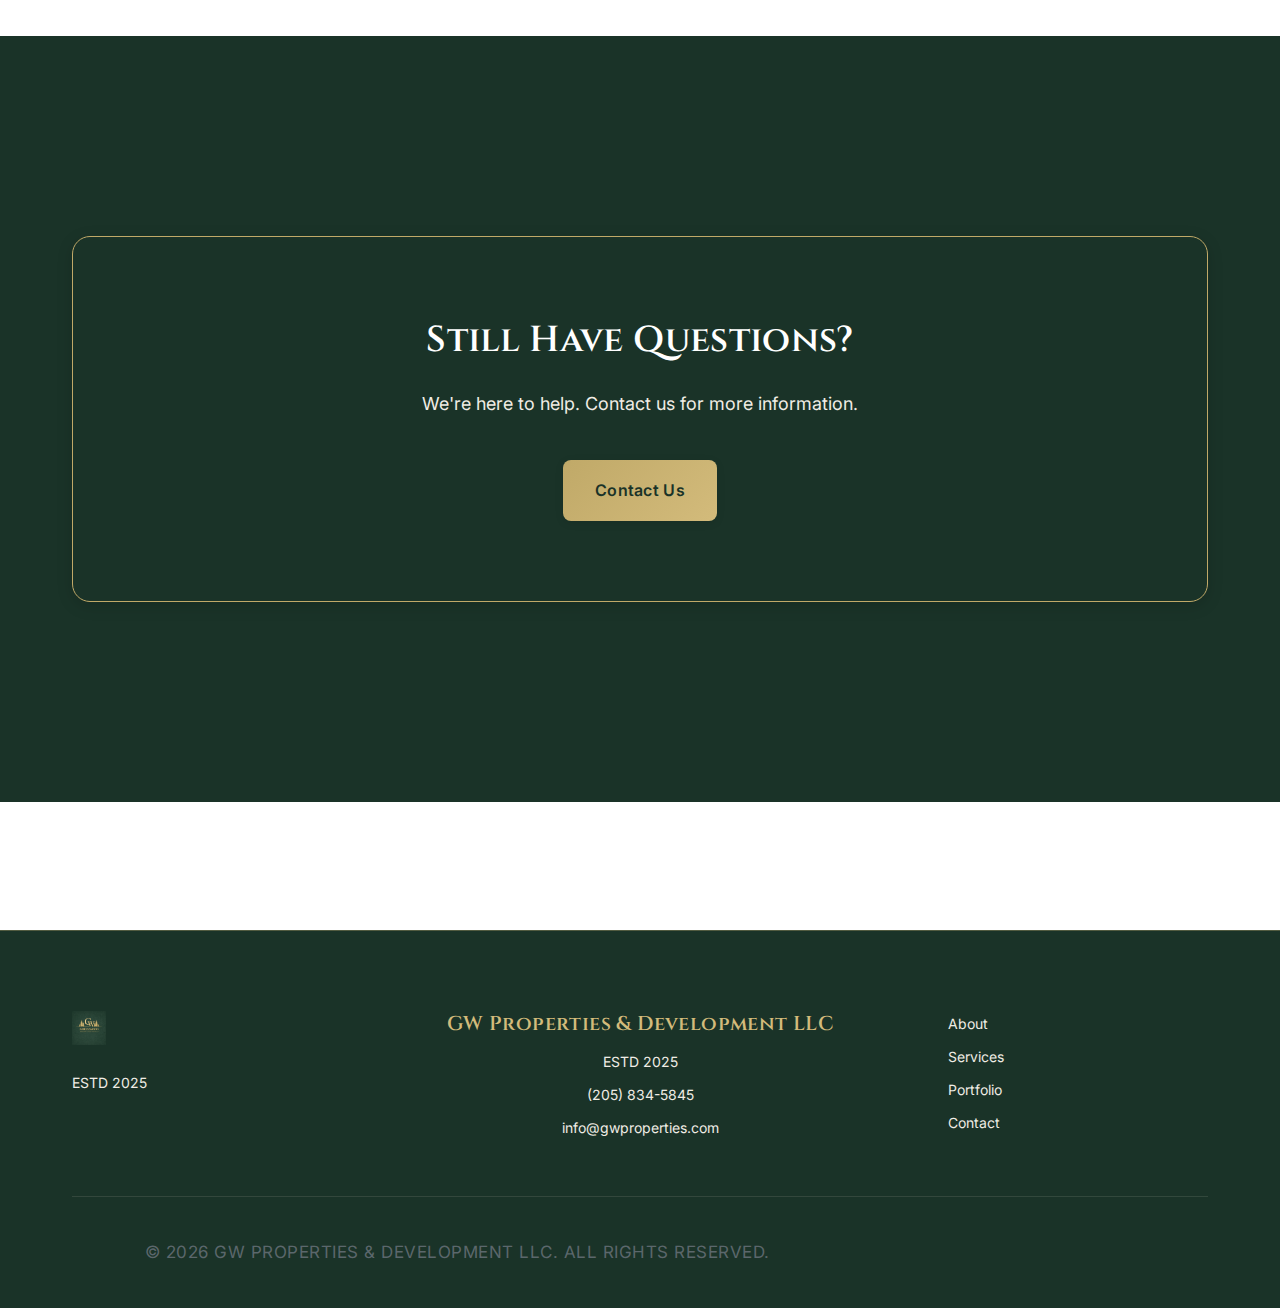
<file: faq.html>
<!DOCTYPE html>
<html lang="en">
<head>
  <meta charset="UTF-8">
  <meta name="viewport" content="width=device-width, initial-scale=1.0">
  <meta name="description" content="Frequently asked questions about GW Properties & Development LLC construction services, estimates, timelines, and process.">
  <title>FAQ | GW Properties & Development LLC</title>
  
  <link rel="canonical" href="https://ashperry1.github.io/Landon/faq.html">
  <meta property="og:type" content="website">
  <meta property="og:url" content="https://ashperry1.github.io/Landon/faq.html">
  <meta property="og:title" content="FAQ | GW Properties & Development LLC">
  <meta property="og:description" content="Frequently asked questions about our construction services and process.">
  <meta property="og:image" content="https://ashperry1.github.io/Landon/assets/img/home.png">
  <meta property="twitter:card" content="summary_large_image">
  
  <link rel="preconnect" href="https://fonts.googleapis.com">
  <link rel="preconnect" href="https://fonts.gstatic.com" crossorigin>
  <link href="https://fonts.googleapis.com/css2?family=Cinzel:wght@600&family=Inter:wght@400;500;600&display=swap" rel="stylesheet">
  
  <link rel="stylesheet" href="assets/css/styles.css">
  
  <script type="application/ld+json">
  {
    "@context": "https://schema.org",
    "@type": "LocalBusiness",
    "name": "GW Properties & Development LLC",
    "telephone": "+1-205-834-5845"
  }
  </script>
  
  <script async src="https://www.googletagmanager.com/gtag/js?id=G-8C0BWCXBF0"></script>
  <script>
    window.dataLayer = window.dataLayer || [];
    function gtag(){dataLayer.push(arguments);}
    gtag('js', new Date());
    gtag('config', 'G-8C0BWCXBF0');
  </script>
</head>
<body>
  <!-- Valentine's Day Banner -->
  <div id="valentinesBanner" class="valentines-banner" style="display: none;">
    <div class="valentines-banner-content">
      <p>Happy Valentine's Day, Landon</p>
      <button class="valentines-banner-close" aria-label="Close banner">&times;</button>
    </div>
  </div>

  <header class="header">
    <div class="container">
      <nav class="nav">
        <div class="nav-brand">
          <a href="index.html">
            <img src="assets/img/Landonlogo.PNG" alt="GW Properties & Development LLC" onerror="this.style.display='none'; this.nextElementSibling.style.display='block';">
            <span style="display:none; color: var(--gold-400); font-weight: 600;">GW Properties & Development LLC</span>
          </a>
        </div>
        <ul class="nav-menu" id="navMenu">
          <li><a href="index.html" class="nav-link">Home</a></li>
          <li><a href="about.html" class="nav-link">About</a></li>
          <li><a href="services.html" class="nav-link">Services</a></li>
          <li><a href="portfolio.html" class="nav-link">Portfolio</a></li>
          <li><a href="faq.html" class="nav-link active">FAQ</a></li>
          <li><a href="contact.html" class="nav-link">Contact</a></li>
        </ul>
        <button class="nav-toggle" id="navToggle" aria-label="Toggle navigation">
          <span></span>
          <span></span>
          <span></span>
        </button>
      </nav>
    </div>
  </header>

  <main>
    <section class="hero section dark">
      <div class="container">
        <div class="section-header">
          <h1>FAQ</h1>
          <p class="section-description">Common questions about our services and process</p>
        </div>
      </div>
    </section>

    <section class="section white">
      <div class="container">
        <div class="accordion">
          <div class="accordion-item">
            <button class="accordion-button" aria-expanded="false">
              Are you licensed and insured?
            </button>
            <div class="accordion-content">
              <div class="accordion-content-inner">
                <p>Yes, GW Properties & Development LLC is licensed and insured. We carry both general liability and workers' compensation insurance to protect you and our team. We can provide proof of insurance upon request. Please note: Add specific license numbers and details here.</p>
              </div>
            </div>
          </div>

          <div class="accordion-item">
            <button class="accordion-button" aria-expanded="false">
              Do you provide itemized estimates?
            </button>
            <div class="accordion-content">
              <div class="accordion-content-inner">
                <p>Yes, we provide detailed, itemized estimates that break down all costs including materials, labor, permits, and any subcontractor fees. This transparency helps you understand exactly what you're paying for and makes it easier to make informed decisions about your project.</p>
              </div>
            </div>
          </div>

          <div class="accordion-item">
            <button class="accordion-button" aria-expanded="false">
              How do you handle change orders?
            </button>
            <div class="accordion-content">
              <div class="accordion-content-inner">
                <p>Change orders are handled with full transparency. If you want to modify the scope of work during the project, we'll provide a written change order that details the additional work, materials, and costs. You'll review and approve the change order before any additional work begins. This ensures there are no surprises and keeps the project on track.</p>
              </div>
            </div>
          </div>

          <div class="accordion-item">
            <button class="accordion-button" aria-expanded="false">
              What's a typical timeline?
            </button>
            <div class="accordion-content">
              <div class="accordion-content-inner">
                <p>Timelines vary significantly based on project scope. A kitchen renovation typically takes 4-8 weeks, while a custom home build can take 8-12 months. During your initial consultation, we'll provide a detailed timeline based on your specific project, including key milestones and what to expect at each phase.</p>
              </div>
            </div>
          </div>

          <div class="accordion-item">
            <button class="accordion-button" aria-expanded="false">
              Do you help with design selections?
            </button>
            <div class="accordion-content">
              <div class="accordion-content-inner">
                <p>While we're not interior designers, we can provide guidance on material selections, finishes, and layouts based on our experience. We work with trusted suppliers and can help you navigate options that fit your budget and style. For complex design needs, we can recommend qualified designers we've worked with successfully.</p>
              </div>
            </div>
          </div>

          <div class="accordion-item">
            <button class="accordion-button" aria-expanded="false">
              What areas do you serve?
            </button>
            <div class="accordion-content">
              <div class="accordion-content-inner">
                <p>We primarily serve the Birmingham, Alabama metropolitan area and surrounding communities. This includes Mountain Brook, Vestavia Hills, Homewood, Hoover, and other nearby areas. If you're outside our primary service area, please contact us to discuss your project—we may be able to accommodate depending on the scope and location.</p>
              </div>
            </div>
          </div>
        </div>
      </div>
    </section>

    <section class="section dark">
      <div class="container">
        <div class="cta-band">
          <h2>Still Have Questions?</h2>
          <p>We're here to help. Contact us for more information.</p>
          <a href="contact.html" class="btn btn-primary">Contact Us</a>
        </div>
      </div>
    </section>
  </main>

  <footer class="footer">
    <div class="container">
      <div class="footer-content">
        <div class="footer-brand">
          <img src="assets/img/Landonlogo.PNG" alt="GW Properties & Development LLC" style="height: 34px; margin-bottom: 1rem;" onerror="this.style.display='none';">
          <p>ESTD 2025</p>
        </div>
        <div class="footer-info">
          <h3>GW Properties & Development LLC</h3>
          <p>ESTD 2025</p>
          <p><a href="tel:+12058345845" class="footer-link">(205) 834-5845</a></p>
          <p><a href="mailto:info@gwproperties.com" class="footer-link">info@gwproperties.com</a></p>
        </div>
        <div class="footer-links">
          <a href="about.html" class="footer-link">About</a>
          <a href="services.html" class="footer-link">Services</a>
          <a href="portfolio.html" class="footer-link">Portfolio</a>
          <a href="contact.html" class="footer-link">Contact</a>
        </div>
      </div>
      <div class="footer-bottom">
        <p>&copy; <script>document.write(new Date().getFullYear());</script> GW Properties & Development LLC. All rights reserved.</p>
      </div>
    </div>
  </footer>

  <script src="assets/js/main.js"></script>
</body>
</html>
</file>
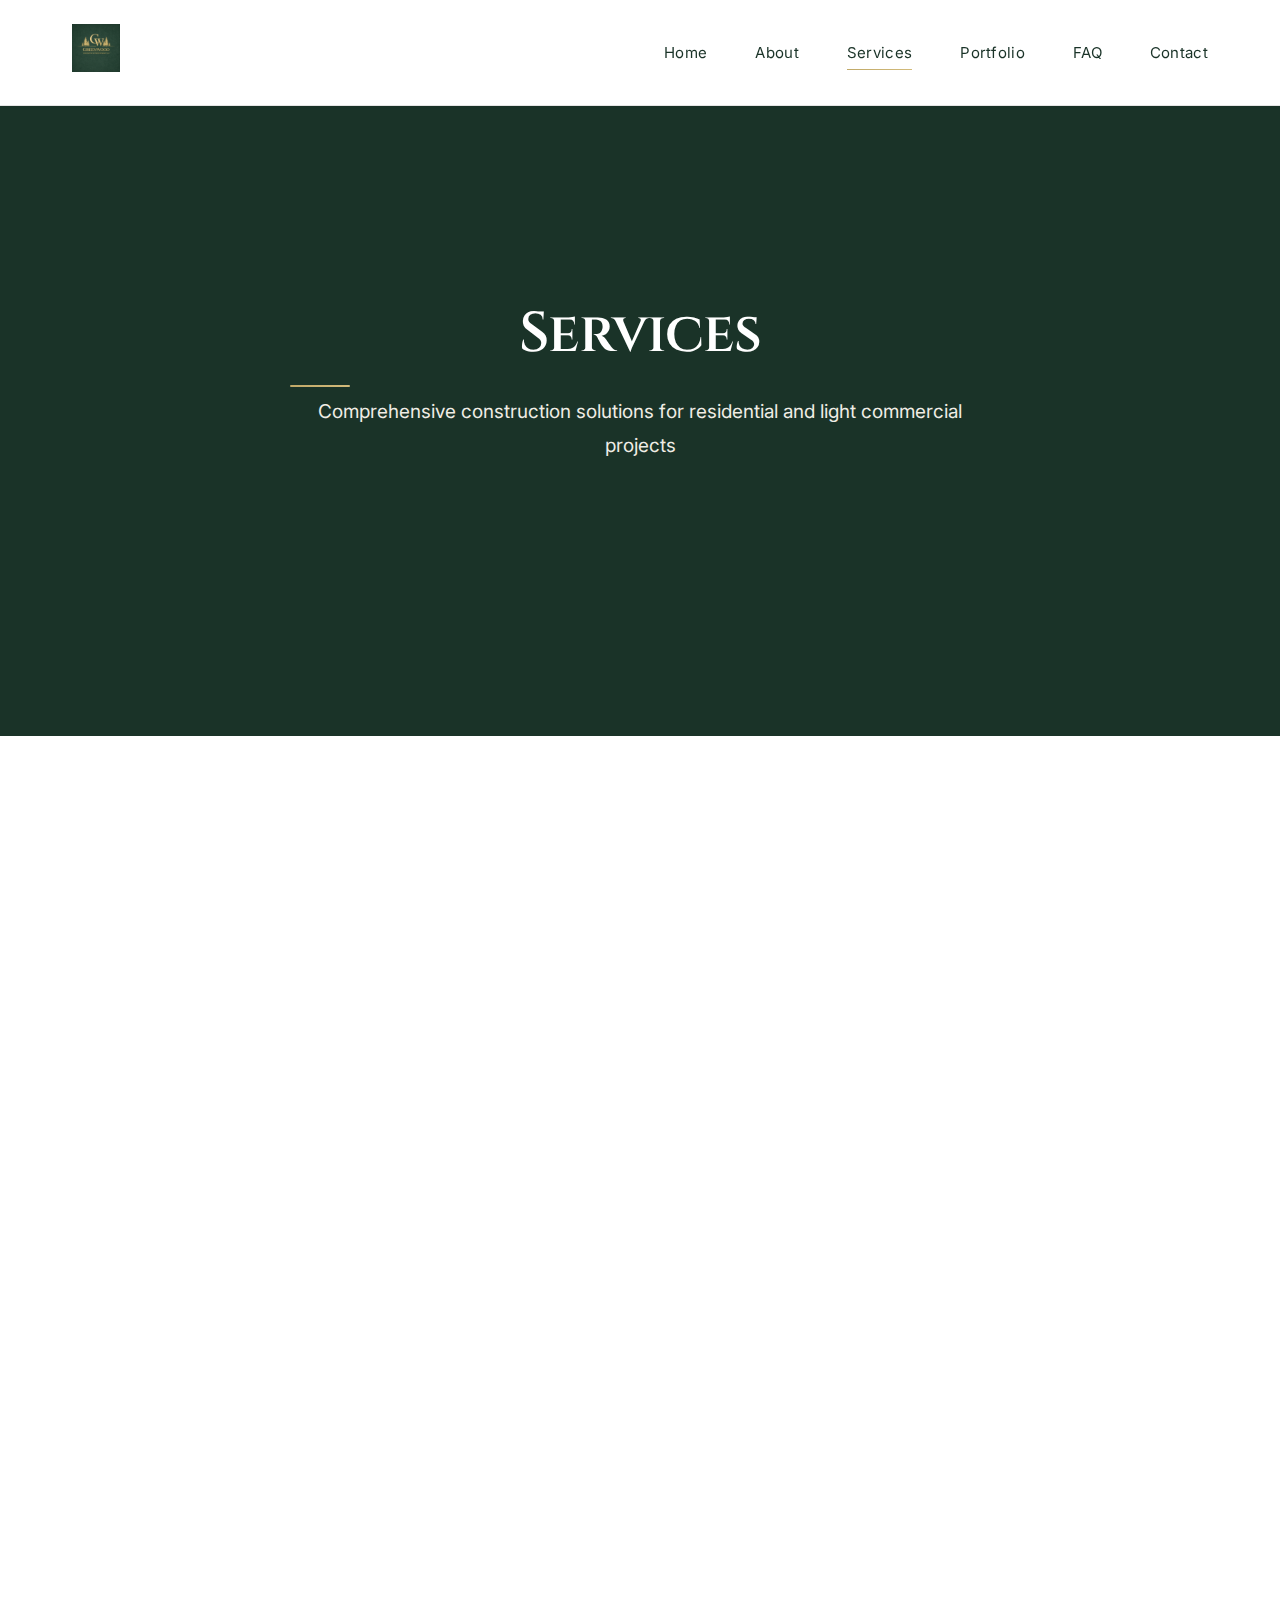
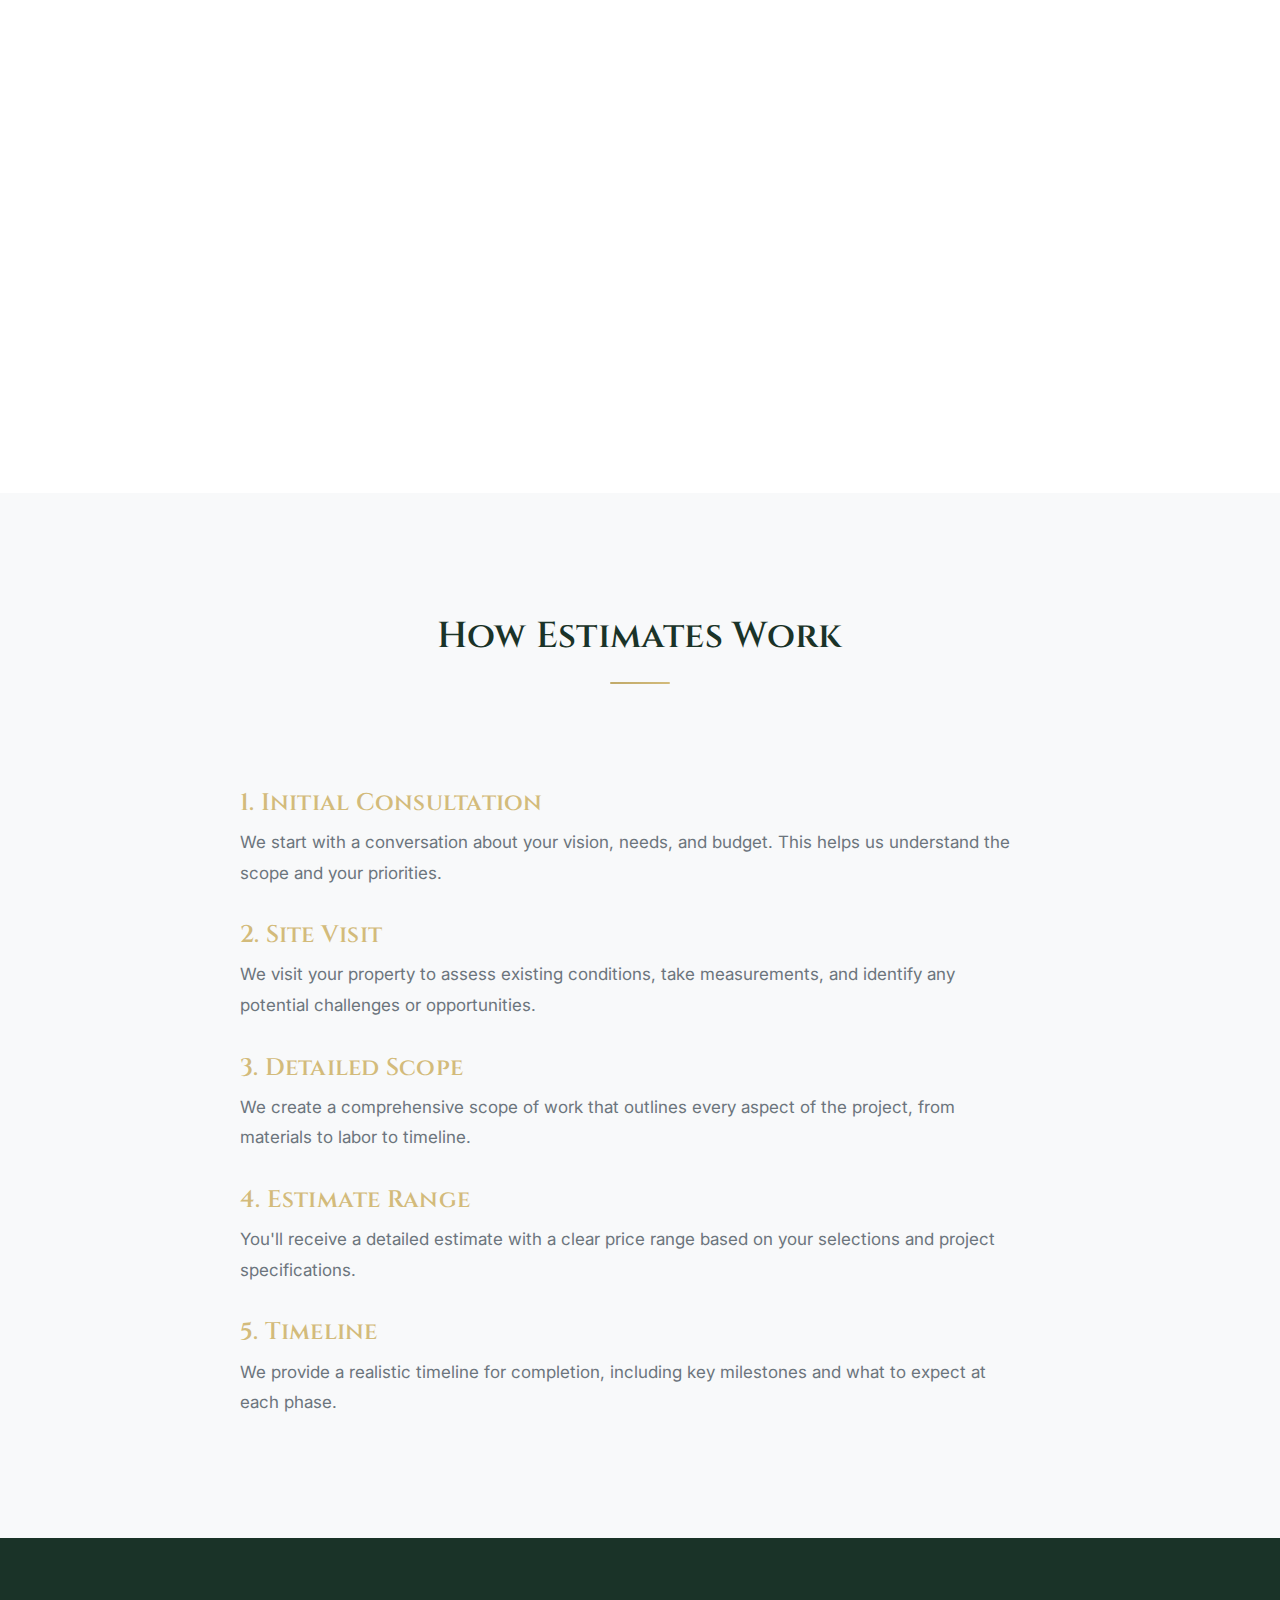
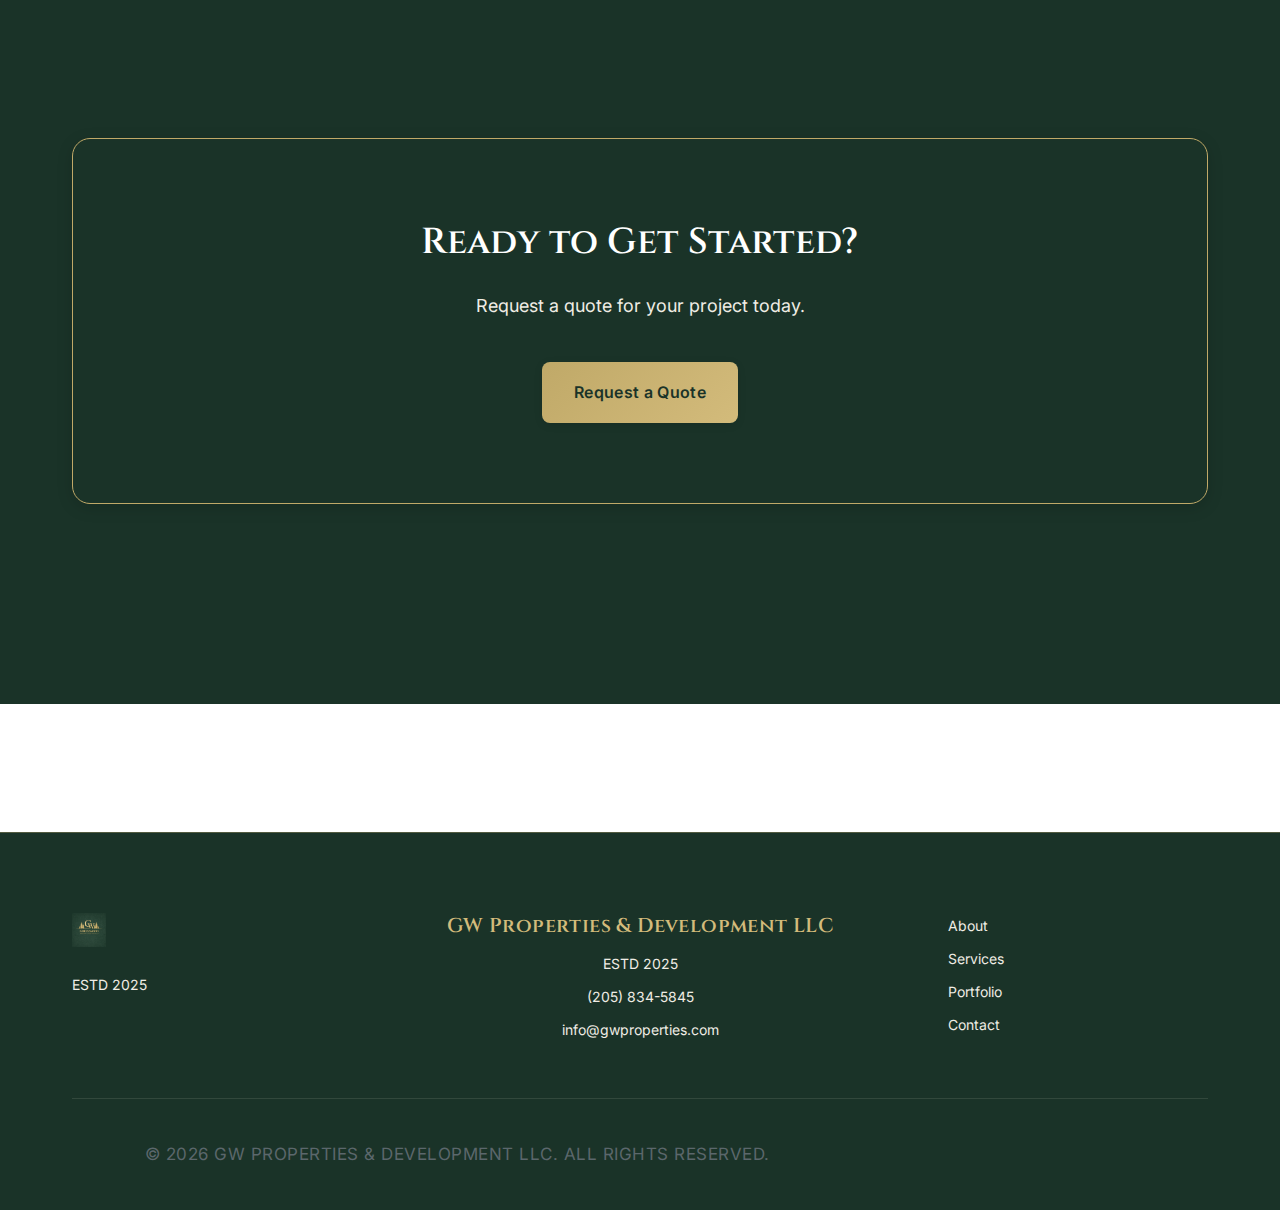
<file: services.html>
<!DOCTYPE html>
<html lang="en">
<head>
  <meta charset="UTF-8">
  <meta name="viewport" content="width=device-width, initial-scale=1.0">
  <meta name="description" content="GW Properties & Development LLC services: New construction, renovations, additions, kitchens, baths, decks, and project management.">
  <title>Services | GW Properties & Development LLC</title>
  
  <link rel="canonical" href="https://ashperry1.github.io/Landon/services.html">
  <meta property="og:type" content="website">
  <meta property="og:url" content="https://ashperry1.github.io/Landon/services.html">
  <meta property="og:title" content="Services | GW Properties & Development LLC">
  <meta property="og:description" content="Comprehensive construction services including new builds, renovations, and project management.">
  <meta property="og:image" content="https://ashperry1.github.io/Landon/assets/img/home.png">
  <meta property="twitter:card" content="summary_large_image">
  
  <link rel="preconnect" href="https://fonts.googleapis.com">
  <link rel="preconnect" href="https://fonts.gstatic.com" crossorigin>
  <link href="https://fonts.googleapis.com/css2?family=Cinzel:wght@600&family=Inter:wght@400;500;600&display=swap" rel="stylesheet">
  
  <link rel="stylesheet" href="assets/css/styles.css">
  
  <script type="application/ld+json">
  {
    "@context": "https://schema.org",
    "@type": "LocalBusiness",
    "name": "GW Properties & Development LLC",
    "telephone": "+1-205-834-5845"
  }
  </script>
  
  <script async src="https://www.googletagmanager.com/gtag/js?id=G-8C0BWCXBF0"></script>
  <script>
    window.dataLayer = window.dataLayer || [];
    function gtag(){dataLayer.push(arguments);}
    gtag('js', new Date());
    gtag('config', 'G-8C0BWCXBF0');
  </script>
</head>
<body>
  <!-- Valentine's Day Banner -->
  <div id="valentinesBanner" class="valentines-banner" style="display: none;">
    <div class="valentines-banner-content">
      <p>Happy Valentine's Day, Landon</p>
      <button class="valentines-banner-close" aria-label="Close banner">&times;</button>
    </div>
  </div>

  <header class="header">
    <div class="container">
      <nav class="nav">
        <div class="nav-brand">
          <a href="index.html">
            <img src="assets/img/Landonlogo.PNG" alt="GW Properties & Development LLC" onerror="this.style.display='none'; this.nextElementSibling.style.display='block';">
            <span style="display:none; color: var(--gold-400); font-weight: 600;">GW Properties & Development LLC</span>
          </a>
        </div>
        <ul class="nav-menu" id="navMenu">
          <li><a href="index.html" class="nav-link">Home</a></li>
          <li><a href="about.html" class="nav-link">About</a></li>
          <li><a href="services.html" class="nav-link active">Services</a></li>
          <li><a href="portfolio.html" class="nav-link">Portfolio</a></li>
          <li><a href="faq.html" class="nav-link">FAQ</a></li>
          <li><a href="contact.html" class="nav-link">Contact</a></li>
        </ul>
        <button class="nav-toggle" id="navToggle" aria-label="Toggle navigation">
          <span></span>
          <span></span>
          <span></span>
        </button>
      </nav>
    </div>
  </header>

  <main>
    <section class="hero section dark">
      <div class="container">
        <div class="section-header">
          <h1>Services</h1>
          <p class="section-description">Comprehensive construction solutions for residential and light commercial projects</p>
        </div>
      </div>
    </section>

    <section class="section white">
      <div class="container">
        <div class="services-grid">
          <div class="service-card">
            <h3>New Construction</h3>
            <p>Custom home builds from the ground up, designed to your specifications and built to last. We handle everything from site preparation to final finishes.</p>
            <p style="margin-top: 1rem; font-weight: 500; color: var(--gold-400);">Typical projects include:</p>
            <ul>
              <li>Custom single-family homes</li>
              <li>Spec homes</li>
              <li>Light commercial buildings</li>
              <li>Multi-unit residential</li>
            </ul>
          </div>

          <div class="service-card">
            <h3>Renovations & Remodels</h3>
            <p>Transform existing spaces with thoughtful design and expert craftsmanship. We preserve what works and enhance what doesn't.</p>
            <p style="margin-top: 1rem; font-weight: 500; color: var(--gold-400);">Typical projects include:</p>
            <ul>
              <li>Whole-house renovations</li>
              <li>Room remodels</li>
              <li>Basement finishing</li>
              <li>Commercial space updates</li>
            </ul>
          </div>

          <div class="service-card">
            <h3>Additions</h3>
            <p>Expand your living space with seamless additions that match your home's existing architecture and character.</p>
            <p style="margin-top: 1rem; font-weight: 500; color: var(--gold-400);">Typical projects include:</p>
            <ul>
              <li>Second-story additions</li>
              <li>Room extensions</li>
              <li>Master suite additions</li>
              <li>Garage additions</li>
            </ul>
          </div>

          <div class="service-card">
            <h3>Kitchens & Baths</h3>
            <p>High-impact renovations that combine functionality with style. These spaces are the heart of your home—we make them shine.</p>
            <p style="margin-top: 1rem; font-weight: 500; color: var(--gold-400);">Typical projects include:</p>
            <ul>
              <li>Complete kitchen gut renovations</li>
              <li>Bathroom remodels</li>
              <li>Powder room updates</li>
              <li>Laundry room renovations</li>
            </ul>
          </div>

          <div class="service-card">
            <h3>Decks & Outdoor Structures</h3>
            <p>Extend your living space outdoors with durable, beautiful decks, patios, and outdoor structures designed for your lifestyle.</p>
            <p style="margin-top: 1rem; font-weight: 500; color: var(--gold-400);">Typical projects include:</p>
            <ul>
              <li>Composite and wood decks</li>
              <li>Patios and hardscaping</li>
              <li>Pergolas and gazebos</li>
              <li>Outdoor kitchens</li>
            </ul>
          </div>

          <div class="service-card">
            <h3>Project Planning & Management</h3>
            <p>Full-service project management to coordinate all aspects of your build, from permits to final inspections.</p>
            <p style="margin-top: 1rem; font-weight: 500; color: var(--gold-400);">Typical projects include:</p>
            <ul>
              <li>Project coordination</li>
              <li>Subcontractor management</li>
              <li>Permit handling</li>
              <li>Timeline and budget oversight</li>
            </ul>
          </div>
        </div>
      </div>
    </section>

    <section class="section light">
      <div class="container">
        <div class="section-header">
          <h2 class="section-title">How Estimates Work</h2>
        </div>
        <div style="max-width: 800px; margin: 0 auto;">
          <div style="margin-bottom: 2rem;">
            <h3 style="color: var(--gold-400); margin-bottom: 0.5rem;">1. Initial Consultation</h3>
            <p>We start with a conversation about your vision, needs, and budget. This helps us understand the scope and your priorities.</p>
          </div>
          <div style="margin-bottom: 2rem;">
            <h3 style="color: var(--gold-400); margin-bottom: 0.5rem;">2. Site Visit</h3>
            <p>We visit your property to assess existing conditions, take measurements, and identify any potential challenges or opportunities.</p>
          </div>
          <div style="margin-bottom: 2rem;">
            <h3 style="color: var(--gold-400); margin-bottom: 0.5rem;">3. Detailed Scope</h3>
            <p>We create a comprehensive scope of work that outlines every aspect of the project, from materials to labor to timeline.</p>
          </div>
          <div style="margin-bottom: 2rem;">
            <h3 style="color: var(--gold-400); margin-bottom: 0.5rem;">4. Estimate Range</h3>
            <p>You'll receive a detailed estimate with a clear price range based on your selections and project specifications.</p>
          </div>
          <div>
            <h3 style="color: var(--gold-400); margin-bottom: 0.5rem;">5. Timeline</h3>
            <p>We provide a realistic timeline for completion, including key milestones and what to expect at each phase.</p>
          </div>
        </div>
      </div>
    </section>

    <section class="section dark">
      <div class="container">
        <div class="cta-band">
          <h2>Ready to Get Started?</h2>
          <p>Request a quote for your project today.</p>
          <a href="contact.html" class="btn btn-primary">Request a Quote</a>
        </div>
      </div>
    </section>
  </main>

  <footer class="footer">
    <div class="container">
      <div class="footer-content">
        <div class="footer-brand">
          <img src="assets/img/Landonlogo.PNG" alt="GW Properties & Development LLC" style="height: 34px; margin-bottom: 1rem;" onerror="this.style.display='none';">
          <p>ESTD 2025</p>
        </div>
        <div class="footer-info">
          <h3>GW Properties & Development LLC</h3>
          <p>ESTD 2025</p>
          <p><a href="tel:+12058345845" class="footer-link">(205) 834-5845</a></p>
          <p><a href="mailto:info@gwproperties.com" class="footer-link">info@gwproperties.com</a></p>
        </div>
        <div class="footer-links">
          <a href="about.html" class="footer-link">About</a>
          <a href="services.html" class="footer-link">Services</a>
          <a href="portfolio.html" class="footer-link">Portfolio</a>
          <a href="contact.html" class="footer-link">Contact</a>
        </div>
      </div>
      <div class="footer-bottom">
        <p>&copy; <script>document.write(new Date().getFullYear());</script> GW Properties & Development LLC. All rights reserved.</p>
      </div>
    </div>
  </footer>

  <script src="assets/js/main.js"></script>
</body>
</html>
</file>
<file: assets/css/styles.css>
/* ============================================
   GW Properties & Development LLC - Stylesheet
   Premium, Modern-Craftsman Design System
   ============================================ */

/* CSS Variables - Brand Colors */
:root {
  /* Background Colors */
  --bg-900: #1A3328;
  --bg-800: #2a4a3d;
  --bg-700: #3a5a4d;
  --bg-white: #ffffff;
  --bg-light: #f8f9fa;
  
  /* Gold Accents */
  --gold-400: #D3BB7B;
  --gold-500: #D3BB7B;
  --gold-600: #c0a968;
  --gold-300: #e8dbb8;
  --gold-200: #f5f0e3;
  --gold-accent: #D3BB7B;
  
  /* Text Colors */
  --text-100: #ffffff;
  --text-200: #f0ede5;
  --text-300: #e0ddd5;
  --text-dark: #1A3328;
  --text-gray: #6c757d;
  
  /* Borders & Lines */
  --line: rgba(211, 187, 123, 0.3);
  --line-light: rgba(211, 187, 123, 0.15);
  --line-gold: rgba(211, 187, 123, 0.4);
  --line-gray: rgba(0, 0, 0, 0.1);
  
  /* Gradients - Simplified */
  --bg-gradient: linear-gradient(180deg, #1A3328 0%, #2a4a3d 100%);
  --gold-gradient: linear-gradient(135deg, #c0a968 0%, #D3BB7B 100%);
  
  /* Shadows - Simplified and professional */
  --shadow-subtle: 0 2px 8px rgba(0, 0, 0, 0.1);
  --shadow-medium: 0 4px 16px rgba(0, 0, 0, 0.15);
  --shadow-card: 0 2px 12px rgba(0, 0, 0, 0.08);
  
  /* Spacing - More generous white space like Pike Properties */
  --section-padding-desktop: 120px;
  --section-padding-mobile: 80px;
  --container-max-width: 1200px;
  --side-padding-desktop: 32px;
  --side-padding-mobile: 20px;
  
  /* Border Radius */
  --radius-card: 18px;
  --radius-pill: 999px;
  
  /* Transitions - Simple and smooth */
  --transition: all 0.3s ease;
  --transition-fast: all 0.2s ease;
}

/* Reset & Base Styles */
* {
  margin: 0;
  padding: 0;
  box-sizing: border-box;
}

html {
  scroll-behavior: smooth;
}

/* Reduced Motion Support */
@media (prefers-reduced-motion: reduce) {
  *,
  *::before,
  *::after {
    animation-duration: 0.01ms !important;
    animation-iteration-count: 1 !important;
    transition-duration: 0.01ms !important;
    scroll-behavior: auto !important;
  }
}

body {
  font-family: 'Inter', -apple-system, BlinkMacSystemFont, 'Segoe UI', Roboto, sans-serif;
  font-size: 16px;
  line-height: 1.8;
  color: var(--text-dark);
  background: var(--bg-white);
  position: relative;
  -webkit-font-smoothing: antialiased;
  -moz-osx-font-smoothing: grayscale;
  min-height: 100vh;
}

main {
  position: relative;
  z-index: 1;
}

/* Typography - Clean and professional like Pike Properties */
h1, h2, h3, h4, h5, h6 {
  font-family: 'Cinzel', serif;
  font-weight: 600;
  line-height: 1.3;
  letter-spacing: 0.01em;
  color: var(--text-dark);
  position: relative;
  z-index: 1;
}

h1 {
  font-size: 56px;
  font-weight: 600;
  letter-spacing: -0.01em;
  color: var(--text-dark);
  margin-bottom: 1.5rem;
}

h1::after {
  content: '';
  position: absolute;
  bottom: -16px;
  left: 0;
  width: 60px;
  height: 2px;
  background: var(--gold-gradient);
  border-radius: 2px;
  z-index: 0;
}

h2 {
  font-size: 36px;
  font-weight: 600;
  color: var(--text-dark);
  letter-spacing: 0.01em;
  margin-bottom: 1rem;
}

h3 {
  font-size: 24px;
  font-weight: 600;
  color: var(--text-dark);
  letter-spacing: 0.01em;
  text-decoration: none;
  border-bottom: none;
  margin-bottom: 0.75rem;
}

p {
  max-width: 70ch;
  color: var(--text-gray);
  font-size: 17px;
  line-height: 1.8;
}

/* Container */
.container {
  max-width: var(--container-max-width);
  margin: 0 auto;
  padding: 0 var(--side-padding-desktop);
}

/* Header / Navigation - Clean and minimal like Pike Properties */
.header {
  position: sticky;
  top: 0;
  z-index: 1000;
  background: var(--bg-white);
  border-bottom: 1px solid var(--line-gray);
  box-shadow: 0 1px 3px rgba(0, 0, 0, 0.05);
  transition: transform 0.3s ease-in-out, box-shadow 0.3s ease;
  transform: translateY(0);
}

.header.scrolled {
  box-shadow: 0 2px 8px rgba(0, 0, 0, 0.08);
}

.header.header-hidden {
  transform: translateY(-100%);
}

.nav {
  display: flex;
  justify-content: space-between;
  align-items: center;
  padding: 1.5rem 0;
}

.nav-brand {
  display: flex;
  align-items: center;
}

.nav-brand img {
  height: 48px;
  width: auto;
}

.nav-menu {
  display: flex;
  list-style: none;
  gap: 3rem;
  align-items: center;
}

.nav-link {
  color: var(--text-dark);
  text-decoration: none;
  font-size: 15px;
  font-weight: 400;
  letter-spacing: 0.02em;
  text-transform: none;
  transition: var(--transition);
  position: relative;
  padding: 0.5rem 0;
}

.nav-link::after {
  content: '';
  position: absolute;
  bottom: 0;
  left: 0;
  width: 0;
  height: 1px;
  background: var(--gold-gradient);
  transition: var(--transition);
}

.nav-link:hover,
.nav-link.active {
  color: var(--text-dark);
}

.nav-link:hover::after,
.nav-link.active::after {
  width: 100%;
}

.nav-toggle {
  display: none;
  flex-direction: column;
  gap: 5px;
  background: none;
  border: none;
  cursor: pointer;
  padding: 8px;
  z-index: 1001;
}

.nav-toggle span {
  width: 24px;
  height: 2px;
  background: var(--text-dark);
  transition: var(--transition);
}

.nav-toggle.active span:nth-child(1) {
  transform: rotate(45deg) translate(7px, 7px);
}

.nav-toggle.active span:nth-child(2) {
  opacity: 0;
}

.nav-toggle.active span:nth-child(3) {
  transform: rotate(-45deg) translate(7px, -7px);
}

/* Hero Sections - Clean and spacious like Pike Properties */
.hero {
  padding: var(--section-padding-desktop) 0;
  min-height: 70vh;
  display: flex;
  align-items: center;
  position: relative;
  background: var(--bg-900);
  color: var(--text-100);
}

.hero.white {
  background: var(--bg-white);
  color: var(--text-dark);
}

.hero.white h1,
.hero.white h2,
.hero.white h3 {
  color: var(--text-dark);
}

.hero.white p {
  color: var(--text-gray);
}

.hero-content {
  display: grid;
  grid-template-columns: 1fr 1fr;
  gap: 5rem;
  align-items: center;
  position: relative;
  z-index: 1;
}

.hero-text h1 {
  margin-bottom: 2rem;
  color: var(--text-100);
  text-shadow: none;
  filter: none;
  z-index: 2;
}

.hero.white .hero-text h1 {
  color: var(--text-dark);
}

.hero-text h1::after {
  left: 0;
  width: 60px;
  background: var(--gold-gradient);
  z-index: 1;
}

.hero-text p {
  font-size: 19px;
  margin-bottom: 2.5rem;
  color: var(--text-200);
  line-height: 1.9;
  font-weight: 400;
}

.hero.white .hero-text p {
  color: var(--text-gray);
}

.hero-image {
  border-radius: var(--radius-card);
  overflow: hidden;
  border: 1px solid var(--line-gray);
  box-shadow: var(--shadow-card);
  position: relative;
  transition: var(--transition);
  background: var(--bg-white);
}

.hero-image:hover {
  box-shadow: var(--shadow-medium);
  transform: translateY(-4px);
}

.hero-image img {
  width: 100%;
  height: auto;
  display: block;
  position: relative;
  z-index: 0;
  object-fit: contain;
  padding: 2rem;
  background: var(--bg-white);
}

.hero-buttons {
  display: flex;
  gap: 1rem;
  margin-bottom: 2rem;
  flex-wrap: wrap;
}

.trust-chips {
  display: flex;
  gap: 1rem;
  flex-wrap: wrap;
  font-size: 14px;
  color: var(--text-200);
}

.trust-chip {
  padding: 0.625rem 1.25rem;
  background: var(--bg-white);
  border: 1px solid var(--line-gray);
  border-radius: var(--radius-pill);
  box-shadow: var(--shadow-subtle);
  transition: var(--transition);
  font-weight: 500;
  letter-spacing: 0.3px;
  color: var(--text-dark);
}

.trust-chip:hover {
  border-color: var(--gold-600);
  box-shadow: var(--shadow-medium);
}

/* Buttons */
.btn {
  display: inline-block;
  padding: 16px 32px;
  font-size: 16px;
  font-weight: 600;
  text-decoration: none;
  border-radius: 8px;
  transition: var(--transition);
  cursor: pointer;
  border: none;
  font-family: 'Inter', sans-serif;
  text-align: center;
}

.btn-primary {
  background: var(--gold-gradient);
  color: var(--bg-900);
  box-shadow: var(--shadow-subtle);
  font-weight: 600;
  text-transform: none;
  letter-spacing: 0.02em;
  border: none;
  transition: var(--transition);
  white-space: nowrap;
  padding: 16px 32px;
  font-size: 16px;
}

.btn-primary:hover {
  transform: translateY(-2px);
  box-shadow: var(--shadow-medium);
}

.btn-secondary {
  background: transparent;
  color: var(--text-100);
  border: 2px solid var(--gold-400);
  font-weight: 600;
  text-transform: none;
  letter-spacing: 0.02em;
  box-shadow: var(--shadow-subtle);
  transition: var(--transition);
  white-space: nowrap;
  padding: 16px 32px;
  font-size: 16px;
}

.btn-secondary:hover {
  background: var(--gold-gradient);
  color: var(--bg-900);
  border-color: var(--gold-400);
  transform: translateY(-2px);
  box-shadow: var(--shadow-medium);
}

/* Cards - Clean and minimal like Pike Properties */
.card {
  background: var(--bg-white);
  border: 1px solid var(--line-gray);
  border-radius: var(--radius-card);
  padding: 2.5rem;
  transition: var(--transition);
  box-shadow: var(--shadow-card);
  position: relative;
}

.card::before {
  content: '';
  position: absolute;
  top: 0;
  left: 0;
  right: 0;
  height: 2px;
  background: var(--gold-gradient);
  transform: scaleX(0);
  transform-origin: left;
  transition: var(--transition);
}

.card:hover::before {
  transform: scaleX(1);
}

.card:hover {
  transform: translateY(-2px);
  border-color: var(--gold-600);
  box-shadow: var(--shadow-medium);
}

.card-icon {
  width: 48px;
  height: 48px;
  margin-bottom: 1.5rem;
  color: var(--gold-600);
  transition: var(--transition);
}

.card:hover .card-icon {
  transform: scale(1.02);
}

.card-title {
  margin-bottom: 1rem;
}

.card-text {
  margin-bottom: 1.5rem;
}

.card-link {
  color: var(--gold-400);
  text-decoration: none;
  font-weight: 500;
  transition: var(--transition);
}

.card-link:hover {
  text-decoration: underline;
}

/* Section Headers - Clean and spacious */
.section-header {
  text-align: center;
  margin-bottom: 5rem;
  position: relative;
  width: 100%;
}

.section-header h1,
.section-header h2 {
  text-align: center;
  margin-left: auto;
  margin-right: auto;
}

.section-title {
  position: relative;
  padding-bottom: 1.5rem;
  margin-bottom: 1.5rem;
  text-align: center;
  display: inline-block;
  width: 100%;
  color: var(--text-dark);
  z-index: 1;
}

.section-title::after {
  content: '';
  position: absolute;
  bottom: 0;
  left: 50%;
  transform: translateX(-50%);
  width: 60px;
  height: 2px;
  background: var(--gold-gradient);
  border-radius: 2px;
  z-index: 0;
}

.section-description {
  max-width: 700px;
  margin: 0 auto;
  color: var(--text-gray);
  font-size: 19px;
  line-height: 1.8;
  text-align: center;
}

/* Grid Layouts */
.grid {
  display: grid;
  gap: 2rem;
}

.grid-2 {
  grid-template-columns: repeat(2, 1fr);
}

.grid-3 {
  grid-template-columns: repeat(3, 1fr);
}

.grid-4 {
  grid-template-columns: repeat(4, 1fr);
}

/* Services Cards */
.services-grid {
  display: grid;
  grid-template-columns: repeat(auto-fit, minmax(320px, 1fr));
  gap: 2.5rem;
}

.service-card {
  background: var(--bg-white);
  border: 1px solid var(--line-gray);
  border-radius: var(--radius-card);
  padding: 2.5rem;
  transition: var(--transition);
  box-shadow: var(--shadow-card);
  position: relative;
}

.service-card::before {
  content: '';
  position: absolute;
  top: 0;
  left: 0;
  right: 0;
  height: 2px;
  background: var(--gold-gradient);
  transform: scaleX(0);
  transform-origin: left;
  transition: var(--transition);
}

.service-card:hover::before {
  transform: scaleX(1);
}

.service-card:hover {
  transform: translateY(-2px);
  border-color: var(--gold-600);
  box-shadow: var(--shadow-medium);
}

.service-card h3 {
  margin-bottom: 1rem;
}

.service-card ul {
  list-style: none;
  margin-top: 1rem;
  padding-left: 0;
}

.service-card li {
  padding: 0.5rem 0;
  color: var(--text-200);
  position: relative;
  padding-left: 1.5rem;
}

.service-card li::before {
  content: '◆';
  position: absolute;
  left: 0;
  color: var(--gold-400);
  font-size: 0.6em;
  text-shadow: 0 0 8px rgba(240, 230, 210, 0.5);
}

/* Portfolio Grid */
.portfolio-grid {
  display: grid;
  grid-template-columns: repeat(auto-fill, minmax(340px, 1fr));
  gap: 2.5rem;
}

.portfolio-filter {
  display: flex;
  gap: 1rem;
  justify-content: center;
  flex-wrap: wrap;
  margin-bottom: 3rem;
}

.filter-btn {
  padding: 12px 24px;
  background: var(--bg-white);
  border: 1px solid var(--line-gray);
  color: var(--text-dark);
  border-radius: 8px;
  cursor: pointer;
  transition: var(--transition);
  font-family: 'Inter', sans-serif;
  font-size: 15px;
  font-weight: 500;
  text-transform: none;
  letter-spacing: 0.02em;
  box-shadow: var(--shadow-subtle);
}

.filter-btn:hover {
  transform: translateY(-2px);
  box-shadow: var(--shadow-medium);
  border-color: var(--gold-600);
}

.filter-btn.active {
  background: var(--gold-gradient);
  color: var(--bg-900);
  border-color: var(--gold-600);
  box-shadow: var(--shadow-medium);
  font-weight: 600;
}

.filter-btn.active:hover {
  transform: translateY(-2px);
}

.portfolio-card {
  background: var(--bg-white);
  border: 1px solid var(--line-gray);
  border-radius: var(--radius-card);
  overflow: hidden;
  cursor: pointer;
  transition: var(--transition);
  box-shadow: var(--shadow-card);
  position: relative;
}

.portfolio-card::before {
  content: '';
  position: absolute;
  top: 0;
  left: 0;
  right: 0;
  height: 2px;
  background: var(--gold-gradient);
  transform: scaleX(0);
  transform-origin: left;
  transition: var(--transition);
  z-index: 3;
}

.portfolio-card:hover::before {
  transform: scaleX(1);
}

.portfolio-card:hover {
  transform: translateY(-2px);
  border-color: var(--gold-600);
  box-shadow: var(--shadow-medium);
}

.portfolio-card-image {
  width: 100%;
  height: 280px;
  object-fit: cover;
  display: block;
  transition: var(--transition);
  position: relative;
  z-index: 0;
}

.portfolio-card:hover .portfolio-card-image {
  transform: scale(1.01);
}

.portfolio-card-content {
  padding: 2rem;
  position: relative;
  z-index: 2;
  background: var(--bg-white);
}

.portfolio-card-category {
  display: inline-block;
  padding: 8px 16px;
  background: var(--gold-300);
  color: var(--bg-900);
  border-radius: 8px;
  font-size: 13px;
  font-weight: 500;
  margin-bottom: 1rem;
  border: none;
  text-transform: none;
  letter-spacing: 0.02em;
}

.portfolio-card-title {
  margin-bottom: 0.5rem;
  font-size: 18px;
  color: var(--text-dark);
}

.portfolio-card-location {
  color: var(--text-gray);
  font-size: 14px;
  margin-bottom: 0.75rem;
}

.portfolio-card-summary {
  color: var(--text-gray);
  font-size: 14px;
  line-height: 1.6;
}

/* Modal / Lightbox */
.modal {
  display: none;
  position: fixed;
  top: 0;
  left: 0;
  width: 100%;
  height: 100%;
  background: rgba(18, 30, 26, 0.97);
  z-index: 2000;
  overflow-y: auto;
  backdrop-filter: blur(15px) saturate(150%);
  animation: fadeIn 0.3s ease-out;
}

@keyframes fadeIn {
  from { opacity: 0; }
  to { opacity: 1; }
}

.modal.active {
  display: flex;
  align-items: center;
  justify-content: center;
  padding: 2rem;
  animation: fadeIn 0.3s ease-out;
}

@keyframes modalSlideIn {
  from {
    opacity: 0;
    transform: translateY(-30px) scale(0.95);
  }
  to {
    opacity: 1;
    transform: translateY(0) scale(1);
  }
}

.modal-content {
  background: var(--bg-white);
  border: 1px solid var(--line-gray);
  border-radius: var(--radius-card);
  max-width: 900px;
  width: 100%;
  max-height: 90vh;
  overflow-y: auto;
  position: relative;
  padding: 2.5rem;
  box-shadow: var(--shadow-medium);
  animation: modalSlideIn 0.3s ease-out;
}

.modal-content::before {
  content: '';
  position: absolute;
  top: 0;
  left: 0;
  right: 0;
  height: 3px;
  background: var(--gold-gradient);
}

.modal-close {
  position: absolute;
  top: 1.5rem;
  right: 1.5rem;
  background: var(--bg-white);
  border: 1px solid var(--line-gray);
  color: var(--text-dark);
  font-size: 28px;
  cursor: pointer;
  width: 40px;
  height: 40px;
  display: flex;
  align-items: center;
  justify-content: center;
  border-radius: 50%;
  transition: var(--transition);
  z-index: 10;
  box-shadow: var(--shadow-subtle);
  font-weight: 300;
  line-height: 1;
}

.modal-close:hover {
  background: var(--gold-gradient);
  color: var(--bg-900);
  border-color: var(--gold-600);
  transform: rotate(90deg);
  box-shadow: var(--shadow-medium);
}

.modal-image {
  width: 100%;
  height: auto;
  border-radius: var(--radius-card);
  margin-bottom: 2rem;
  border: 1px solid var(--line-gray);
  box-shadow: var(--shadow-card);
}

.modal-image:hover {
  box-shadow: var(--shadow-medium);
  filter: brightness(1.05) contrast(1.02);
}

.modal-details {
  display: grid;
  grid-template-columns: repeat(auto-fit, minmax(200px, 1fr));
  gap: 1.5rem;
  margin-top: 2rem;
}

.modal-detail-item h4 {
  font-size: 13px;
  font-weight: 700;
  color: var(--gold-300);
  margin-bottom: 0.75rem;
  text-transform: uppercase;
  letter-spacing: 0.15em;
  text-shadow: 0 1px 5px rgba(240, 230, 210, 0.3);
  position: relative;
  padding-bottom: 0.5rem;
}

.modal-detail-item h4::after {
  content: '';
  position: absolute;
  bottom: 0;
  left: 0;
  width: 40px;
  height: 1px;
  background: var(--gold-gradient);
  box-shadow: 0 0 8px rgba(240, 230, 210, 0.5);
}

.modal-detail-item ul {
  list-style: none;
  padding: 0;
}

.modal-detail-item li {
  color: var(--text-200);
  padding: 0.25rem 0;
}

/* Testimonials */
.testimonials-grid {
  display: grid;
  grid-template-columns: repeat(auto-fit, minmax(300px, 1fr));
  gap: 2rem;
}

.testimonial-card {
  background: var(--bg-white);
  border: 1px solid var(--line-gray);
  border-radius: var(--radius-card);
  padding: 28px;
  box-shadow: var(--shadow-card);
  transition: var(--transition);
  position: relative;
}

.testimonial-card::before {
  content: '';
  position: absolute;
  top: 0;
  left: 0;
  right: 0;
  height: 3px;
  background: var(--gold-gradient);
  transform: scaleX(0);
  transform-origin: left;
  transition: var(--transition);
}

.testimonial-card:hover::before {
  transform: scaleX(1);
}

.testimonial-card:hover {
  transform: translateY(-4px);
  border-color: var(--gold-600);
  box-shadow: var(--shadow-medium);
}

.testimonial-stars {
  color: var(--gold-600);
  margin-bottom: 1rem;
  font-size: 20px;
  letter-spacing: 2px;
}

.testimonial-quote {
  font-style: italic;
  margin-bottom: 1.5rem;
  color: var(--text-gray);
  line-height: 1.8;
  font-size: 17px;
  text-shadow: 0 1px 3px rgba(0, 0, 0, 0.2);
}

.testimonial-author {
  font-weight: 600;
  color: var(--text-dark);
  margin-bottom: 0.25rem;
  text-transform: uppercase;
  letter-spacing: 0.5px;
  font-size: 14px;
}

.testimonial-project {
  font-size: 14px;
  color: var(--text-gray);
}

/* Process Steps */
.process-steps {
  display: grid;
  grid-template-columns: repeat(4, 1fr);
  gap: 2.5rem;
  margin: 5rem 0;
}

.process-step {
  text-align: center;
  padding: 2.5rem 2rem;
  transition: var(--transition);
  border-radius: var(--radius-card);
  background: var(--bg-white);
  border: 1px solid var(--line-gray);
  position: relative;
  box-shadow: var(--shadow-card);
}

.process-step:hover {
  transform: translateY(-2px);
  border-color: var(--gold-600);
  box-shadow: var(--shadow-medium);
}

.process-step-number {
  width: 60px;
  height: 60px;
  min-width: 60px;
  min-height: 60px;
  border-radius: 50%;
  background: var(--gold-gradient);
  color: var(--bg-900);
  display: flex;
  align-items: center;
  justify-content: center;
  font-weight: 700;
  margin: 0 auto 1.5rem;
  font-size: 24px;
  line-height: 1;
  box-shadow: var(--shadow-subtle);
  border: none;
  position: relative;
  flex-shrink: 0;
}

.process-step:hover .process-step-number {
  transform: none;
}

.process-step-title {
  font-size: 20px;
  font-weight: 600;
  margin-bottom: 0.75rem;
  color: var(--text-dark);
  letter-spacing: 0.02em;
}

.process-step-text {
  font-size: 15px;
  color: var(--text-gray);
  line-height: 1.7;
}

/* Stats */
.stats-grid {
  display: grid;
  grid-template-columns: repeat(auto-fit, minmax(200px, 1fr));
  gap: 2rem;
  margin: 3rem 0;
}

.stat-card {
  text-align: center;
  padding: 2rem 1.5rem;
  background: var(--bg-white);
  border: 1px solid var(--line-gray);
  border-radius: var(--radius-card);
  box-shadow: var(--shadow-card);
  transition: var(--transition);
  position: relative;
}

.stat-card::before {
  content: '';
  position: absolute;
  top: 0;
  left: 0;
  right: 0;
  height: 3px;
  background: var(--gold-gradient);
  transform: scaleX(0);
  transform-origin: left;
  transition: var(--transition);
}

.stat-card:hover::before {
  transform: scaleX(1);
}

.stat-card:hover {
  transform: translateY(-4px);
  border-color: var(--gold-600);
  box-shadow: var(--shadow-medium);
}

.stat-number {
  font-size: 42px;
  font-weight: 700;
  background: var(--gold-gradient);
  -webkit-background-clip: text;
  -webkit-text-fill-color: transparent;
  background-clip: text;
  margin-bottom: 0.75rem;
  line-height: 1;
  letter-spacing: -0.02em;
}

.stat-label {
  color: var(--text-gray);
  font-size: 14px;
}

/* Forms */
.form-group {
  margin-bottom: 1.5rem;
}

.form-label {
  display: block;
  margin-bottom: 0.5rem;
  font-weight: 500;
  color: var(--text-dark);
}

.form-input,
.form-select,
.form-textarea {
  width: 100%;
  padding: 16px 20px;
  background: var(--bg-white);
  border: 1px solid var(--line-gray);
  border-radius: 8px;
  color: var(--text-dark);
  font-family: 'Inter', sans-serif;
  font-size: 16px;
  font-weight: 400;
  transition: var(--transition);
  box-shadow: var(--shadow-subtle);
}

.form-input::placeholder,
.form-textarea::placeholder {
  color: var(--text-gray);
  opacity: 0.6;
}

.form-input:focus,
.form-select:focus,
.form-textarea:focus {
  outline: none;
  border-color: var(--gold-600);
  box-shadow: 0 0 0 3px rgba(211, 187, 123, 0.15);
}

.form-input:hover,
.form-select:hover,
.form-textarea:hover {
  border-color: var(--gold-600);
}

.form-textarea {
  resize: vertical;
  min-height: 120px;
}

.form-submit-message {
  margin-top: 1.5rem;
  padding: 1.25rem 1.5rem;
  background: var(--bg-white);
  border: 2px solid var(--gold-600);
  border-radius: 10px;
  color: var(--text-dark);
  display: none;
  box-shadow: var(--shadow-medium);
  font-weight: 500;
  text-align: center;
  animation: fadeIn 0.3s ease-out;
}

.form-submit-message.active {
  display: block;
  animation: fadeIn 0.3s ease-out;
}

/* Accordion (FAQ) */
.accordion {
  max-width: 800px;
  margin: 0 auto;
}

.accordion-item {
  background: var(--bg-white);
  border: 1px solid var(--line-gray);
  border-radius: var(--radius-card);
  margin-bottom: 1.25rem;
  overflow: hidden;
  box-shadow: var(--shadow-card);
  transition: var(--transition);
  position: relative;
}

.accordion-item::before {
  content: '';
  position: absolute;
  top: 0;
  left: 0;
  right: 0;
  height: 3px;
  background: var(--gold-gradient);
  transform: scaleX(0);
  transform-origin: left;
  transition: var(--transition);
}

.accordion-item:hover::before,
.accordion-item.active::before {
  transform: scaleX(1);
}

.accordion-item.active {
  border-color: var(--gold-600);
  box-shadow: var(--shadow-medium);
}

.accordion-button {
  width: 100%;
  padding: 1.75rem 1.5rem;
  background: none;
  border: none;
  text-align: left;
  color: var(--text-dark);
  font-size: 18px;
  font-weight: 600;
  cursor: pointer;
  display: flex;
  justify-content: space-between;
  align-items: center;
  transition: var(--transition);
  font-family: 'Inter', sans-serif;
  letter-spacing: 0.01em;
  position: relative;
  z-index: 1;
}

.accordion-button:hover {
  color: var(--bg-900);
}

.accordion-button[aria-expanded="true"] {
  color: var(--bg-900);
}

.accordion-button::after {
  content: '+';
  font-size: 24px;
  color: var(--gold-600);
  transition: var(--transition);
  font-weight: 300;
  width: 32px;
  height: 32px;
  display: flex;
  align-items: center;
  justify-content: center;
  border-radius: 50%;
  flex-shrink: 0;
}

.accordion-button:hover::after {
  transform: rotate(90deg);
}

.accordion-button[aria-expanded="true"]::after {
  content: '−';
  transform: rotate(0deg);
}

.accordion-content {
  max-height: 0;
  overflow: hidden;
  transition: max-height 0.3s ease-out;
}

.accordion-content-inner {
  padding: 0 1.5rem 1.5rem;
  color: var(--text-gray);
  line-height: 1.7;
}

.accordion-item.active .accordion-content {
  max-height: 500px;
}

/* CTA Bands - Clean and centered */
.cta-band {
  background: var(--bg-900);
  border: 1px solid var(--gold-600);
  border-radius: var(--radius-card);
  padding: 5rem 3rem;
  text-align: center;
  margin: 5rem 0;
  box-shadow: var(--shadow-medium);
  position: relative;
  color: var(--text-100);
  display: flex;
  flex-direction: column;
  align-items: center;
  justify-content: center;
}

.cta-band h2 {
  margin-bottom: 1.5rem;
  color: var(--text-100);
  text-align: center;
  width: 100%;
  font-size: 36px;
}

.cta-band h1,
.cta-band h3 {
  color: var(--text-100);
}

.cta-band p {
  margin-bottom: 2.5rem;
  color: var(--text-200);
  text-align: center;
  max-width: 700px;
  margin-left: auto;
  margin-right: auto;
  font-size: 18px;
  line-height: 1.8;
}

.cta-band .btn {
  margin: 0 auto;
}

/* Footer */
.footer {
  background: var(--bg-900);
  border-top: 1px solid var(--line);
  padding: 5rem 0 2.5rem;
  margin-top: 8rem;
  position: relative;
  color: var(--text-100);
}

.footer-content {
  display: grid;
  grid-template-columns: 1fr 2fr 1fr;
  gap: 3rem;
  margin-bottom: 3rem;
  align-items: start;
}

.footer-brand img {
  height: 34px;
  margin-bottom: 1rem;
}

.footer-brand p {
  color: var(--text-200);
  font-size: 14px;
}

.footer-info {
  text-align: center;
}

.footer-info h3 {
  font-size: 20px;
  font-weight: 600;
  margin-bottom: 0.75rem;
  color: var(--gold-400);
  letter-spacing: 0.02em;
  text-decoration: none !important;
  border-bottom: none !important;
  border: none !important;
  outline: none !important;
  cursor: default;
  text-underline-offset: 0 !important;
  text-decoration-line: none !important;
  text-decoration-style: none !important;
  text-decoration-color: transparent !important;
}

.footer-info p {
  color: var(--text-200);
  font-size: 14px;
  margin-bottom: 0.5rem;
}

.footer-links {
  display: flex;
  flex-direction: column;
  gap: 0.5rem;
}

.footer-link {
  color: var(--text-200);
  text-decoration: none;
  font-size: 14px;
  transition: var(--transition);
}

.footer-link:hover {
  color: var(--gold-400);
}

.footer-social {
  display: flex;
  gap: 1rem;
  justify-content: flex-end;
}

.social-icon {
  width: 36px;
  height: 36px;
  color: var(--text-200);
  transition: var(--transition);
  padding: 6px;
  border-radius: 50%;
  background: transparent;
  border: 1px solid var(--line-gray);
  box-shadow: var(--shadow-subtle);
}

.social-icon:hover {
  color: var(--gold-600);
  background: var(--gold-gradient);
  border-color: var(--gold-600);
  transform: translateY(-2px);
  box-shadow: var(--shadow-medium);
}

.footer-bottom {
  text-align: center;
  padding-top: 2.5rem;
  border-top: 1px solid rgba(240, 230, 210, 0.15);
  color: var(--text-300);
  font-size: 13px;
  letter-spacing: 0.5px;
  text-transform: uppercase;
  opacity: 0.8;
}

/* Contact Info Cards */
.contact-info {
  display: flex;
  flex-direction: column;
  gap: 1.5rem;
}

.contact-card {
  background: var(--bg-white);
  border: 1px solid var(--line-gray);
  border-radius: var(--radius-card);
  padding: 28px;
  box-shadow: var(--shadow-card);
  transition: var(--transition);
  position: relative;
}

.contact-card::before {
  content: '';
  position: absolute;
  top: 0;
  left: 0;
  right: 0;
  height: 3px;
  background: var(--gold-gradient);
  transform: scaleX(0);
  transform-origin: left;
  transition: var(--transition);
}

.contact-card:hover::before {
  transform: scaleX(1);
}

.contact-card:hover {
  transform: translateY(-4px);
  border-color: var(--gold-600);
  box-shadow: var(--shadow-medium);
}

.contact-card h3 {
  font-size: 20px;
  font-weight: 600;
  margin-bottom: 0.75rem;
  color: var(--text-dark);
}

.contact-card p,
.contact-card a {
  color: var(--text-gray);
  text-decoration: none;
  transition: var(--transition);
  font-weight: 400;
}

.contact-card a:hover {
  color: var(--gold-600);
}

/* Two Column Layout */
.two-column {
  display: grid;
  grid-template-columns: 1fr 1fr;
  gap: 4rem;
  align-items: start;
}

/* Sections */
.section {
  padding: var(--section-padding-desktop) 0;
}

.section.dark h1,
.section.dark h2,
.section.dark h3,
.section.dark h4,
.section.dark h5,
.section.dark h6 {
  color: var(--text-100);
}

.section.dark .section-title {
  color: var(--text-100);
}

.section.dark .section-description {
  color: var(--text-200);
}

.section.white {
  background: var(--bg-white);
  color: var(--text-dark);
}

.section.white h1,
.section.white h2,
.section.white h3,
.section.white h4,
.section.white h5,
.section.white h6 {
  color: var(--text-dark);
}

.section.dark {
  background: var(--bg-900);
  color: var(--text-100);
}

.section.light {
  background: var(--bg-light);
  color: var(--text-dark);
}

/* Utility Classes */
.text-center {
  text-align: center;
}

.mt-1 { margin-top: 0.5rem; }
.mt-2 { margin-top: 1rem; }
.mt-3 { margin-top: 1.5rem; }
.mt-4 { margin-top: 2rem; }

.mb-1 { margin-bottom: 0.5rem; }
.mb-2 { margin-bottom: 1rem; }
.mb-3 { margin-bottom: 1.5rem; }
.mb-4 { margin-bottom: 2rem; }

/* Responsive Design */
@media (max-width: 1024px) {
  .hero-content {
    grid-template-columns: 1fr;
    gap: 2rem;
  }
  
  .hero-image {
    order: -1;
  }
  
  .grid-4 {
    grid-template-columns: repeat(2, 1fr);
  }
  
  .process-steps {
    grid-template-columns: repeat(2, 1fr);
  }
}

@media (max-width: 768px) {
  h1 {
    font-size: 34px;
  }
  
  h2 {
    font-size: 24px;
  }
  
  h3 {
    font-size: 18px;
  }
  
  .container {
    padding: 0 var(--side-padding-mobile);
  }
  
  .section {
    padding: var(--section-padding-mobile) 0;
  }
  
  .hero {
    min-height: 60vh;
    padding: var(--section-padding-mobile) 0;
  }
  
  .cta-band {
    padding: 3rem 1.5rem;
  }
  
  .section-header {
    margin-bottom: 2rem;
  }
  
  .nav-menu {
    position: fixed;
    top: 0;
    left: -100%;
    width: 100%;
    height: 100vh;
    background: var(--bg-900);
    flex-direction: column;
    justify-content: center;
    align-items: center;
    gap: 2rem;
    transition: var(--transition);
    backdrop-filter: blur(20px);
    z-index: 999;
    padding: 2rem 0;
  }
  
  .nav-menu.active {
    left: 0;
  }
  
  .nav-menu li {
    list-style: none;
  }
  
  .nav-menu .nav-link {
    color: var(--text-100);
    font-size: 20px;
    font-weight: 500;
    padding: 1rem 2rem;
    display: block;
    text-align: center;
  }
  
  .nav-menu .nav-link:hover,
  .nav-menu .nav-link.active {
    color: var(--gold-400);
  }
  
  .nav-menu .nav-link::after {
    display: none;
  }
  
  .nav-toggle {
    display: flex;
  }
  
  .nav-brand img {
    height: 38px;
  }
  
  .grid-2,
  .grid-3,
  .grid-4 {
    grid-template-columns: 1fr;
  }
  
  .process-steps {
    grid-template-columns: 1fr;
  }
  
  .two-column {
    grid-template-columns: 1fr;
    gap: 2rem;
  }
  
  .footer-content {
    grid-template-columns: 1fr;
    gap: 2rem;
    text-align: center;
  }
  
  .footer-social {
    justify-content: center;
  }
  
  .portfolio-filter {
    justify-content: flex-start;
    flex-wrap: wrap;
  }
  
  .filter-btn {
    font-size: 13px;
    padding: 10px 20px;
  }
  
  .hero-buttons {
    flex-direction: column;
    width: 100%;
  }
  
  .btn {
    width: 100%;
  }
  
  .services-grid {
    grid-template-columns: 1fr;
  }
  
  .portfolio-grid {
    grid-template-columns: 1fr;
  }
  
  .stats-grid {
    grid-template-columns: repeat(2, 1fr);
    gap: 1rem;
  }
  
  .modal-content {
    padding: 1.5rem;
    margin: 1rem;
    max-height: 85vh;
  }
  
  .trust-chips {
    flex-direction: column;
    width: 100%;
  }
  
  .trust-chip {
    width: 100%;
    text-align: center;
  }
}

@media (max-width: 480px) {
  h1 {
    font-size: 28px;
  }
  
  h2 {
    font-size: 22px;
  }
  
  h3 {
    font-size: 18px;
  }
  
  .hero {
    min-height: 50vh;
    padding: 3rem 0;
  }
  
  .section-header {
    margin-bottom: 1.5rem;
  }
  
  .section-description {
    font-size: 16px;
  }
  
  .services-grid,
  .portfolio-grid,
  .testimonials-grid {
    grid-template-columns: 1fr;
    gap: 1.5rem;
  }
  
  .stats-grid {
    grid-template-columns: 1fr;
  }
  
  .cta-band {
    padding: 2.5rem 1rem;
  }
  
  .cta-band h2 {
    font-size: 24px;
  }
  
  .cta-band p {
    font-size: 16px;
  }
  
  .process-step {
    padding: 1.5rem 1rem;
  }
  
  .service-card,
  .portfolio-card {
    padding: 1.5rem;
  }
  
  .footer {
    padding: 3rem 0 2rem;
  }
  
  .modal-content {
    padding: 1rem;
    margin: 0.5rem;
  }
}

/* Accessibility - Focus States */
*:focus-visible {
  outline: 2px solid var(--gold-400);
  outline-offset: 2px;
}

button:focus-visible,
a:focus-visible {
  outline: 2px solid var(--gold-400);
  outline-offset: 2px;
}

/* Print Styles */
@media print {
  .header,
  .footer,
  .nav-toggle,
  .btn {
    display: none;
  }
  
  body {
    background: white;
    color: black;
  }
}
</file>
